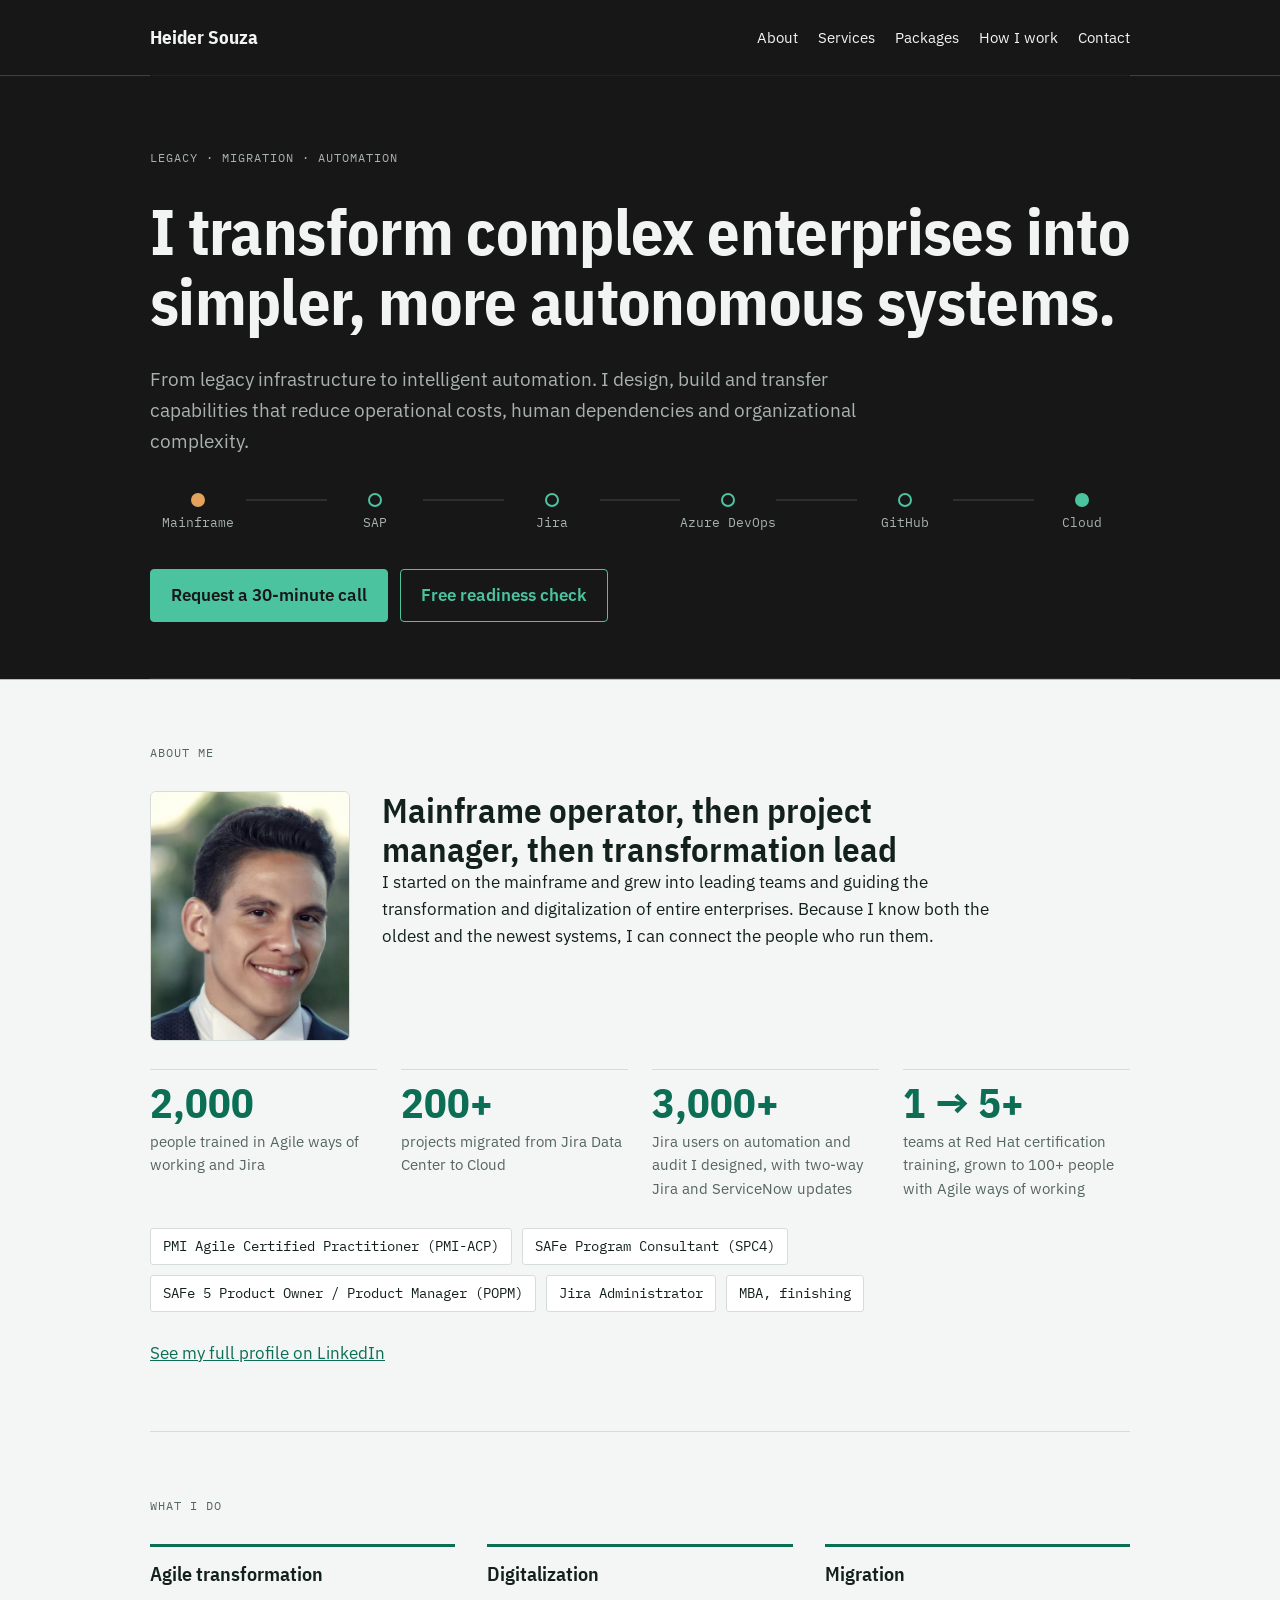
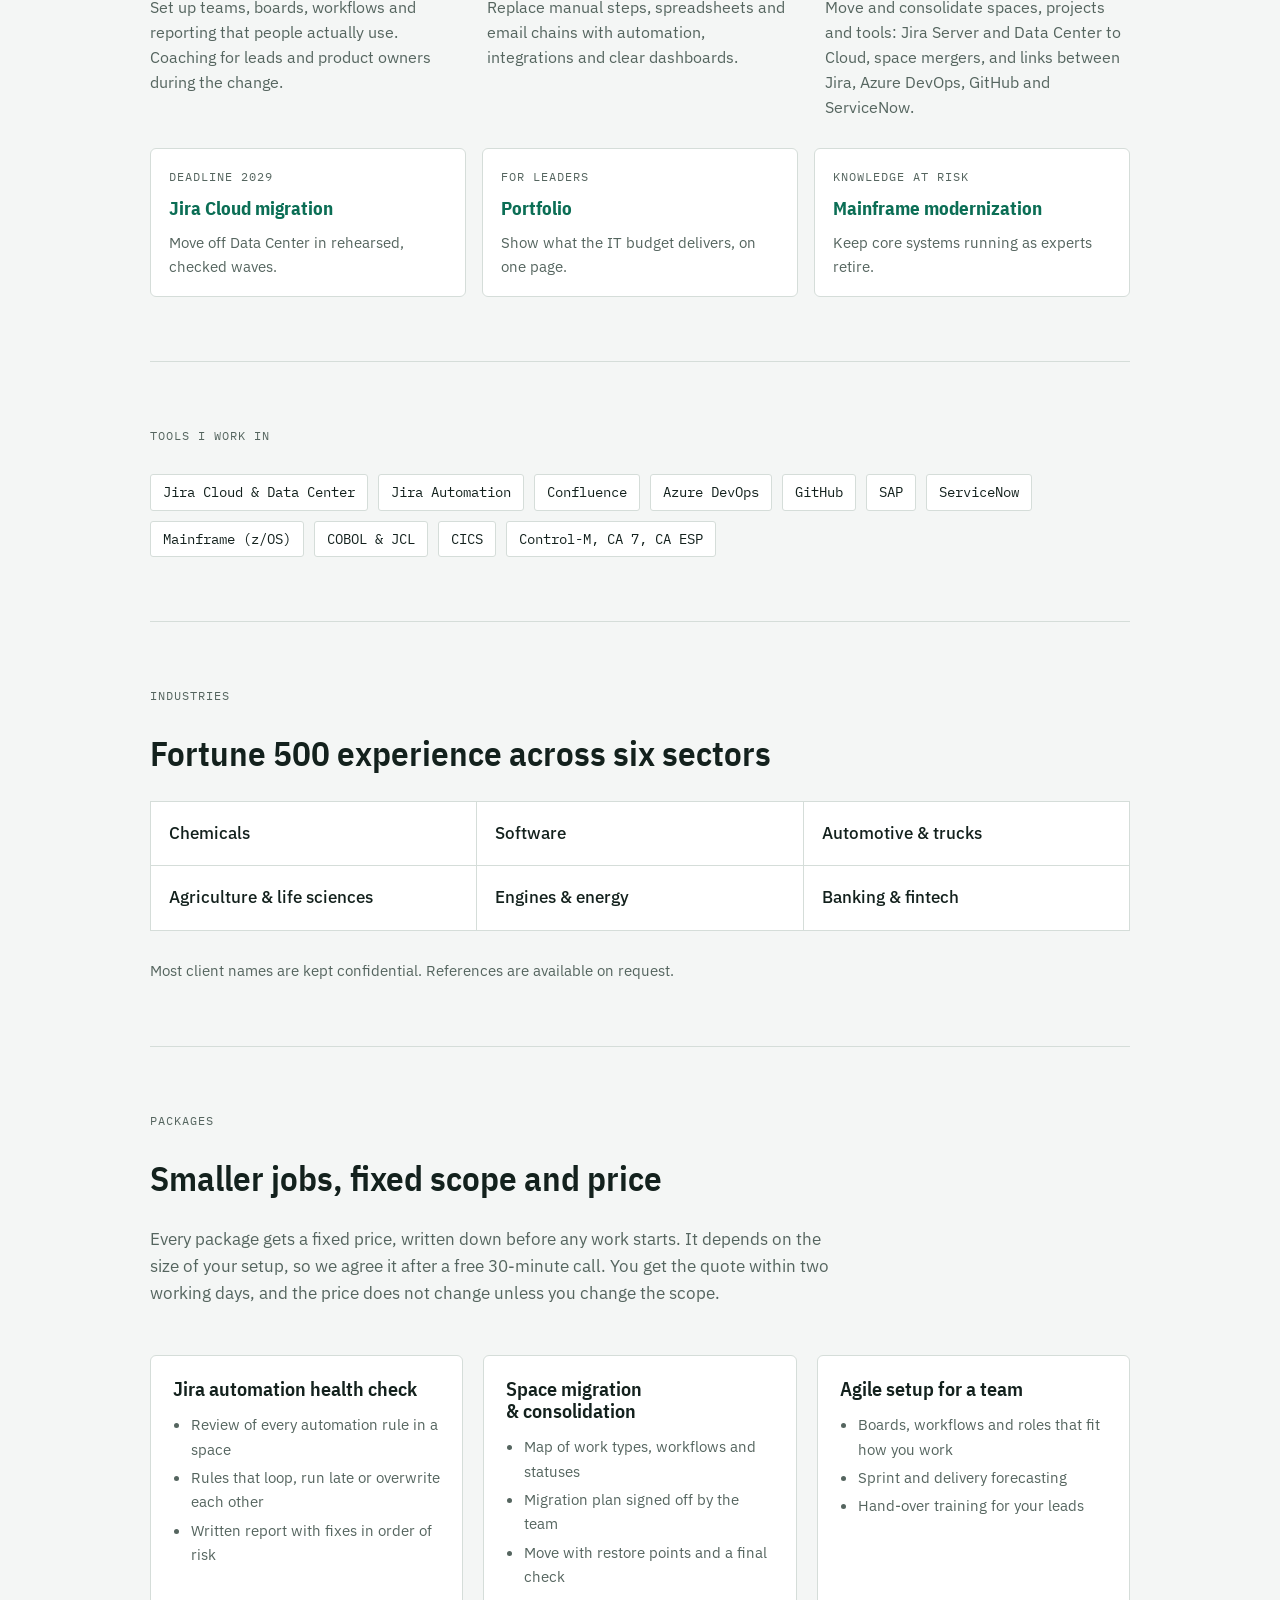
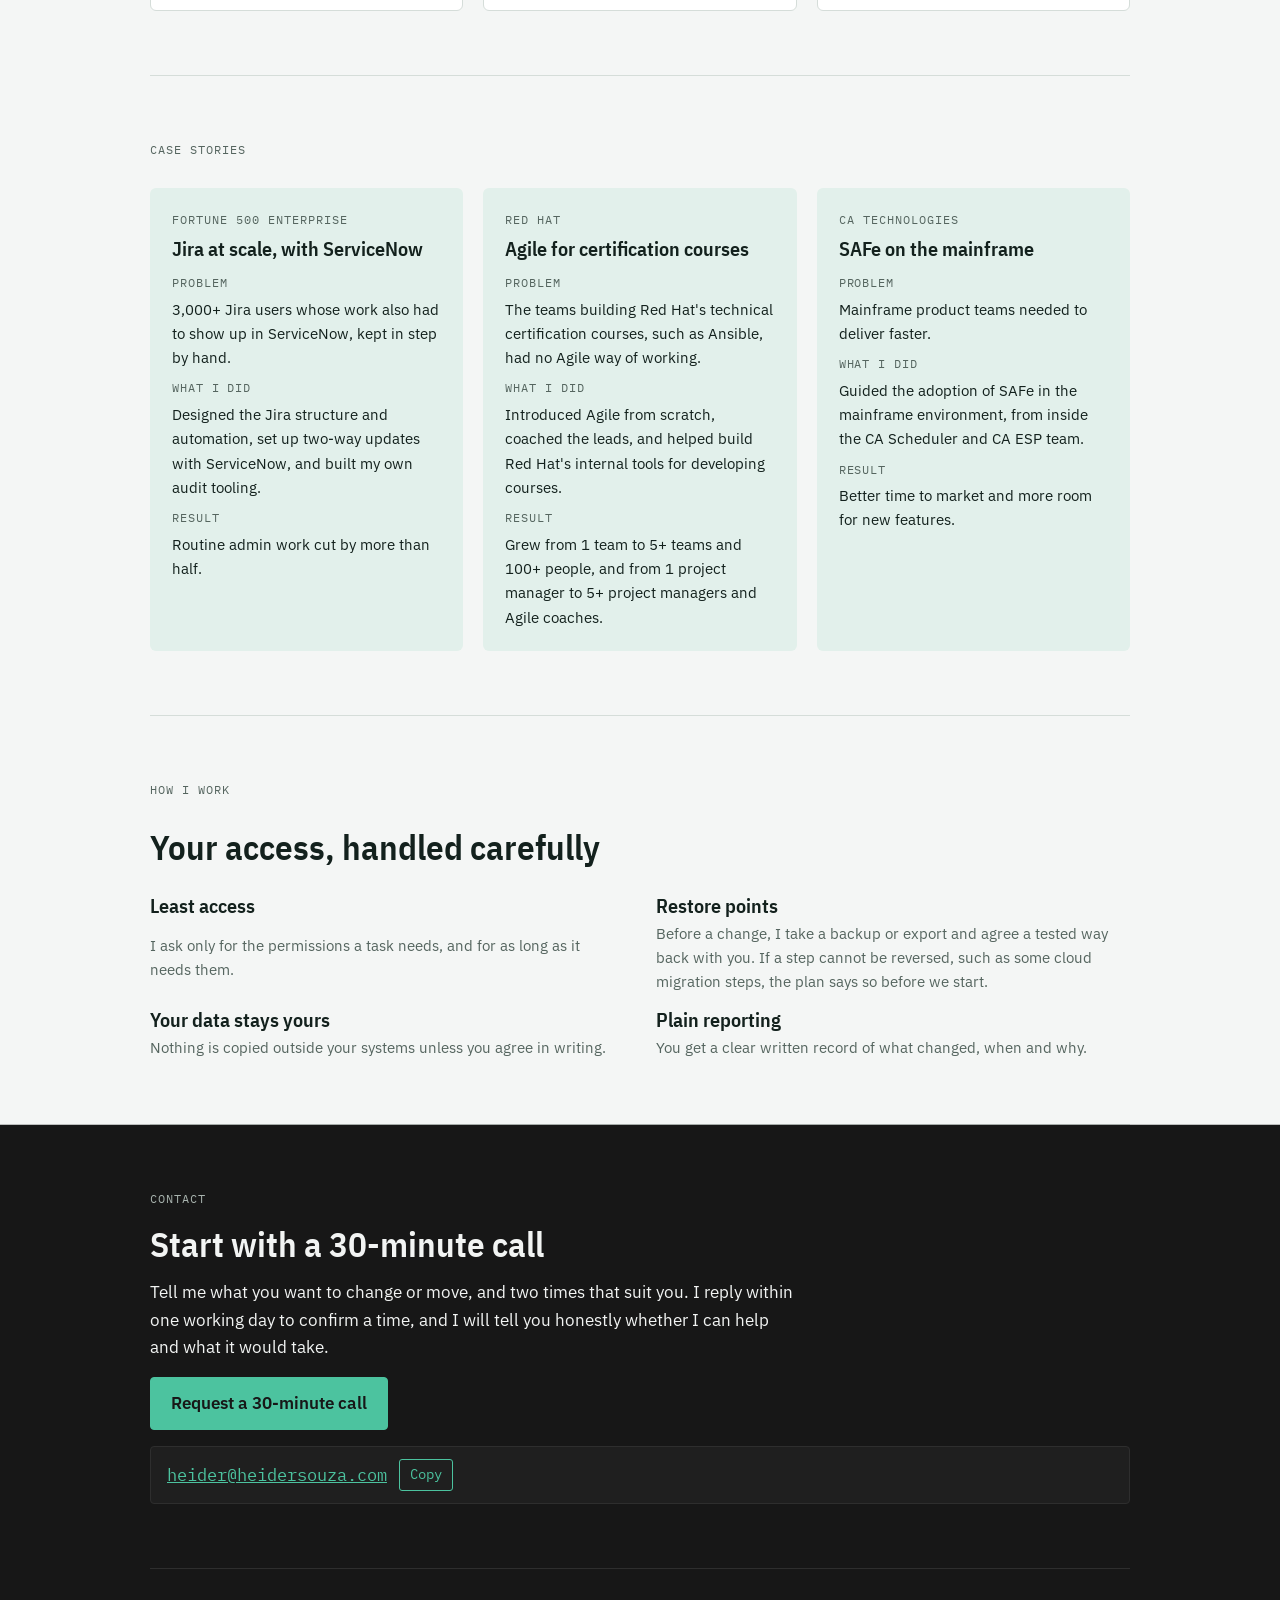
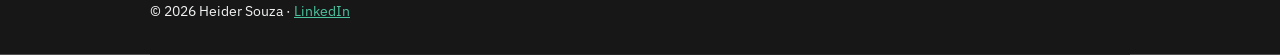
<file: index.html>
<!doctype html>
<html lang="en">
<head>
<meta charset="utf-8">
<meta name="viewport" content="width=device-width, initial-scale=1">
<title>Heider Souza | Simpler, more autonomous enterprises</title>
<meta name="description" content="I transform complex enterprises into simpler, more autonomous systems, from legacy infrastructure to intelligent automation.">
<meta property="og:title" content="Heider Souza | Simpler, more autonomous enterprises">
<meta property="og:description" content="From legacy infrastructure to intelligent automation. 200+ projects moved to the cloud, 2,000 people trained.">
<meta property="og:type" content="website">
<link rel="canonical" href="https://heidersouza.com/">
<meta property="og:url" content="https://heidersouza.com/">
<meta property="og:image" content="https://heidersouza.com/og-image.png">
<meta name="twitter:card" content="summary_large_image">
<script type="application/ld+json">
{"@context":"https://schema.org","@type":"ProfessionalService","name":"Heider Souza","url":"https://heidersouza.com/","email":"heider@heidersouza.com","image":"https://heidersouza.com/heider-souza.jpg",
"description":"Jira Data Center to Cloud migration for large enterprises, with connected ServiceNow, Azure DevOps and mainframe workflows. Also portfolio clarity and mainframe modernization.",
"founder":{"@type":"Person","name":"Heider Souza","jobTitle":"Agile transformation and migration consultant","sameAs":["https://www.linkedin.com/in/heider-souza-65bba239/"],
"hasCredential":["PMI-ACP","SAFe Program Consultant (SPC4)","SAFe 5 POPM","Jira Administrator"]},
"knowsAbout":["Agile transformation","SAFe","Jira","Jira Cloud migration","Azure DevOps","GitHub","SAP","Mainframe","COBOL","JCL","CICS","Control-M","CA 7","CA ESP","ServiceNow integration","Jira Product Discovery","Jira Goals","BigPicture","Structure for Jira","OKR"],
"sameAs":["https://www.linkedin.com/in/heider-souza-65bba239/"]}
</script>
<link rel="icon" href="data:image/svg+xml,%3Csvg xmlns='http://www.w3.org/2000/svg' viewBox='0 0 32 32'%3E%3Crect width='32' height='32' rx='6' fill='%230b6e55'/%3E%3Ctext x='16' y='22' font-family='Arial' font-weight='700' font-size='15' text-anchor='middle' fill='white'%3EHS%3C/text%3E%3C/svg%3E">
<link rel="preconnect" href="https://fonts.googleapis.com">
<link rel="preconnect" href="https://fonts.gstatic.com" crossorigin>
<link rel="stylesheet" href="https://fonts.googleapis.com/css2?family=IBM+Plex+Mono:wght@400;500&family=IBM+Plex+Sans+Condensed:wght@500;600;700&family=IBM+Plex+Sans:wght@400;500;600&display=swap">
<style>
/* Layout: one calm column; a single "migration line" runs from mainframe to cloud as the page's one visual idea. */
:root {
  --bg: #f4f6f5;
  --surface: #ffffff;
  --ink: #13211d;
  --muted: #55655f;
  --line: #d5ddd9;
  --accent: #0b6e55;
  --accent-soft: #e2f0eb;
  --signal: #b8691a;
  --display: "IBM Plex Sans Condensed", "Arial Narrow", system-ui, sans-serif;
  --body: "IBM Plex Sans", system-ui, -apple-system, "Segoe UI", sans-serif;
  --mono: "IBM Plex Mono", ui-monospace, "Cascadia Mono", Consolas, monospace;
}
@media (prefers-color-scheme: dark) {
  :root:not([data-theme="light"]) {
    --bg: #0f1614; --surface: #16201d; --ink: #e6eeeb; --muted: #9db0a9; --line: #2a3833;
    --accent: #4cc39f; --accent-soft: #173029; --signal: #e3a35c; color-scheme: dark;
  }
}
:root[data-theme="dark"] {
  --bg: #0f1614; --surface: #16201d; --ink: #e6eeeb; --muted: #9db0a9; --line: #2a3833;
  --accent: #4cc39f; --accent-soft: #173029; --signal: #e3a35c; color-scheme: dark;
}
* { box-sizing: border-box; }
html { scroll-behavior: smooth; }
body { margin: 0; }
img { max-width: 100%; }
body {
  background: var(--bg); color: var(--ink); font-family: var(--body); font-size: 17px; line-height: 1.6;
  padding-left: max(16px, env(safe-area-inset-left, 0px)); padding-right: max(16px, env(safe-area-inset-right, 0px));
}
.wrap { max-width: 980px; margin: 0 auto; }
h1, h2, h3 { font-family: var(--display); line-height: 1.1; text-wrap: balance; margin: 0; }
h1 { font-size: clamp(2.4rem, 6vw, 4rem); font-weight: 700; letter-spacing: -0.01em; }
h2 { font-size: clamp(1.6rem, 3.4vw, 2.2rem); font-weight: 600; }
h3 { font-size: 1.25rem; font-weight: 600; }
p { margin: 0; max-width: 65ch; }
.label { font-family: var(--mono); font-size: 0.78rem; letter-spacing: 0.08em; text-transform: uppercase; color: var(--muted); }
a { color: var(--accent); }
a:focus-visible, button:focus-visible { outline: 2px solid var(--accent); outline-offset: 3px; }

header.top { display: flex; justify-content: space-between; align-items: center; gap: 16px; padding-block: 22px; border-bottom: 1px solid var(--line); flex-wrap: wrap; }
.brand { font-family: var(--display); font-weight: 700; font-size: 1.2rem; }
nav { display: flex; gap: 20px; flex-wrap: wrap; font-size: 0.95rem; }
nav a { color: var(--ink); text-decoration: none; }
nav a:hover { color: var(--accent); }

section { padding-block: 64px; border-bottom: 1px solid var(--line); display: grid; gap: 28px; }
.hero { padding-block: 72px 56px; }
.hero p.lead { font-size: 1.2rem; color: var(--muted); }
.btns { display: flex; gap: 12px; flex-wrap: wrap; }
.btn { display: inline-block; padding: 12px 20px; border-radius: 4px; font-weight: 600; text-decoration: none; border: 1px solid var(--accent); }
.btn.primary { background: var(--accent); color: var(--bg); }
.btn.ghost { color: var(--accent); }

/* the migration line */
.path { display: flex; align-items: center; gap: 0; overflow-x: auto; padding-block: 8px; }
.stop { display: grid; gap: 6px; justify-items: center; min-width: 96px; text-align: center; }
.dot { width: 14px; height: 14px; border-radius: 50%; border: 2px solid var(--accent); background: var(--bg); }
.stop:first-child .dot { background: var(--signal); border-color: var(--signal); }
.stop:last-child .dot { background: var(--accent); }
.stop span { font-family: var(--mono); font-size: 0.8rem; color: var(--muted); }
.seg { flex: 1; min-width: 28px; height: 2px; background: var(--line); margin-bottom: 26px; }

.areas { display: grid; grid-template-columns: repeat(3, minmax(0, 1fr)); gap: 32px; }
.area { display: grid; gap: 10px; align-content: start; border-top: 3px solid var(--accent); padding-top: 16px; }
.area p { color: var(--muted); font-size: 0.98rem; }

.stack { display: flex; flex-wrap: wrap; gap: 10px; }
.chip { font-family: var(--mono); font-size: 0.88rem; padding: 6px 12px; border: 1px solid var(--line); border-radius: 3px; background: var(--surface); }

.industries { display: grid; grid-template-columns: repeat(3, minmax(0, 1fr)); gap: 1px; background: var(--line); border: 1px solid var(--line); }
.ind { background: var(--surface); padding: 18px; font-weight: 500; }

.packages { display: grid; grid-template-columns: repeat(3, minmax(0, 1fr)); gap: 20px; }
.pkg { background: var(--surface); border: 1px solid var(--line); border-radius: 6px; padding: 22px; display: grid; gap: 12px; align-content: start; }
.pkg ul { margin: 0; padding-left: 18px; color: var(--muted); font-size: 0.95rem; display: grid; gap: 4px; }
.pkg .price { font-family: var(--mono); font-size: 0.85rem; color: var(--signal); }

.cases { display: grid; grid-template-columns: repeat(3, minmax(0, 1fr)); gap: 20px; }
.case { background: var(--accent-soft); border-radius: 6px; padding: 22px; display: grid; gap: 8px; align-content: start; }
.case p { font-size: 0.95rem; }
.case dl { margin: 0; display: grid; gap: 4px; font-size: 0.95rem; }
.case dt { font-family: var(--mono); font-size: 0.72rem; letter-spacing: 0.08em; text-transform: uppercase; color: var(--muted); margin-top: 6px; }
.case dd { margin: 0; }
.pkg-note { color: var(--muted); max-width: 70ch; margin: 0 0 20px; }
.intro { display: grid; grid-template-columns: 200px minmax(0, 1fr); gap: 32px; align-items: start; }
.portrait { width: 200px; height: 250px; object-fit: cover; border-radius: 6px; border: 1px solid var(--line); display: block; }
.stats { display: grid; grid-template-columns: repeat(4, minmax(0, 1fr)); gap: 24px; }
.stats div { display: grid; gap: 6px; align-content: start; border-top: 1px solid var(--line); padding-top: 12px; }
.stats .num { font-family: var(--display); font-size: clamp(1.8rem, 4vw, 2.6rem); font-weight: 700; color: var(--accent); line-height: 1; font-variant-numeric: tabular-nums; }
.stats p { color: var(--muted); font-size: 0.92rem; }

.trust { display: grid; grid-template-columns: repeat(2, minmax(0, 1fr)); gap: 16px 32px; }
.trust div { display: grid; gap: 4px; }
.trust p { color: var(--muted); font-size: 0.95rem; }

.offers { display: grid; grid-template-columns: repeat(3, minmax(0, 1fr)); gap: 16px; }
.offer { display: grid; gap: 6px; align-content: start; padding: 18px; border: 1px solid var(--line); border-radius: 6px; background: var(--surface); color: var(--ink); text-decoration: none; }
.offer:hover { border-color: var(--accent); }
.offer b { font-family: var(--display); font-size: 1.2rem; color: var(--accent); }
.offer span:last-child { color: var(--muted); font-size: 0.95rem; }
.contact { display: grid; gap: 16px; }
.addr { font-family: var(--mono); font-size: 1.05rem; padding: 12px 16px; background: var(--surface); border: 1px solid var(--line); border-radius: 4px; display: inline-flex; gap: 12px; align-items: center; flex-wrap: wrap; user-select: all; }
.addr button { font: inherit; font-size: 0.85rem; border: 1px solid var(--accent); color: var(--accent); background: transparent; border-radius: 3px; padding: 4px 10px; cursor: pointer; user-select: none; }
footer { padding-block: 32px; color: var(--muted); font-size: 0.85rem; }

/* Black band (#171717): header and hero, full width, with the green as main colour and amber as highlight. */
header.top, .hero, .band {
  --bg: #171717; --surface: #1f1f1f; --ink: #f2f4f3; --muted: #a8b3ae; --line: #2e2e2e;
  --accent: #4cc39f; --accent-soft: #1d2a25; --signal: #e3a35c;
  background: #171717; color: var(--ink);
  box-shadow: 0 0 0 100vmax #171717; clip-path: inset(0 -100vmax);
}
header.top { border-bottom-color: transparent; }

@media (max-width: 760px) {
  .areas, .packages, .industries, .trust, .cases, .offers { grid-template-columns: minmax(0, 1fr); }
  .stats { grid-template-columns: repeat(2, minmax(0, 1fr)); }
  .intro { grid-template-columns: minmax(0, 1fr); gap: 20px; }
  .portrait { width: 160px; height: 200px; }
  .industries { grid-template-columns: repeat(2, minmax(0, 1fr)); }
  section { padding-block: 48px; }
}
</style>
</head>
<body>

<div class="wrap">
  <header class="top">
    <div class="brand">Heider Souza</div>
    <nav aria-label="Sections">
      <a href="#about">About</a>
      <a href="#services">Services</a>
      <a href="#packages">Packages</a>
      <a href="#how">How I work</a>
      <a href="#contact">Contact</a>
    </nav>
  </header>

  <section class="hero">
    <span class="label">Legacy · Migration · Automation</span>
    <h1>I transform complex enterprises into simpler, more autonomous systems.</h1>
    <p class="lead">From legacy infrastructure to intelligent automation. I design, build and transfer capabilities that reduce operational costs, human dependencies and organizational complexity.</p>
    <div class="path" aria-label="A typical migration path">
      <div class="stop"><div class="dot"></div><span>Mainframe</span></div><div class="seg"></div>
      <div class="stop"><div class="dot"></div><span>SAP</span></div><div class="seg"></div>
      <div class="stop"><div class="dot"></div><span>Jira</span></div><div class="seg"></div>
      <div class="stop"><div class="dot"></div><span>Azure DevOps</span></div><div class="seg"></div>
      <div class="stop"><div class="dot"></div><span>GitHub</span></div><div class="seg"></div>
      <div class="stop"><div class="dot"></div><span>Cloud</span></div>
    </div>
    <div class="btns">
      <a class="btn primary" href="mailto:heider@heidersouza.com?subject=30-minute%20call&amp;body=Hello%20Heider%2C%0A%0AWhat%20I%20want%20to%20change%20or%20move%3A%0A%0ATwo%20times%20that%20suit%20me%20(with%20time%20zone)%3A%0A1.%0A2.%0A">Request a 30-minute call</a>
      <a class="btn ghost" href="/jira-cloud-migration/#check">Free readiness check</a>
    </div>
  </section>

  <section id="about">
    <span class="label">About me</span>
    <div class="intro">
      <img class="portrait" src="heider-souza.jpg" width="200" height="250" alt="Heider Souza" loading="lazy">
      <div>
        <h2>Mainframe operator, then project manager, then transformation lead</h2>
        <p>I started on the mainframe and grew into leading teams and guiding the transformation and digitalization of entire enterprises. Because I know both the oldest and the newest systems, I can connect the people who run them.</p>
      </div>
    </div>
    <div class="stats">
      <div><span class="num">2,000</span><p>people trained in Agile ways of working and Jira</p></div>
      <div><span class="num">200+</span><p>projects migrated from Jira Data Center to Cloud</p></div>
      <div><span class="num">3,000+</span><p>Jira users on automation and audit I designed, with two-way Jira and ServiceNow updates</p></div>
      <div><span class="num">1 → 5+</span><p>teams at Red Hat certification training, grown to 100+ people with Agile ways of working</p></div>
    </div>
    <div class="stack">
      <span class="chip">PMI Agile Certified Practitioner (PMI-ACP)</span>
      <span class="chip">SAFe Program Consultant (SPC4)</span>
      <span class="chip">SAFe 5 Product Owner / Product Manager (POPM)</span>
      <span class="chip">Jira Administrator</span>
      <span class="chip">MBA, finishing</span>
    </div>
    <a href="https://www.linkedin.com/in/heider-souza-65bba239/" target="_blank" rel="noopener">See my full profile on LinkedIn</a>
  </section>

  <section id="services">
    <span class="label">What I do</span>
    <div class="areas">
      <div class="area">
        <h3>Agile transformation</h3>
        <p>Set up teams, boards, workflows and reporting that people actually use. Coaching for leads and product owners during the change.</p>
      </div>
      <div class="area">
        <h3>Digitalization</h3>
        <p>Replace manual steps, spreadsheets and email chains with automation, integrations and clear dashboards.</p>
      </div>
      <div class="area">
        <h3>Migration</h3>
        <p>Move and consolidate spaces, projects and tools: Jira Server and Data Center to Cloud, space mergers, and links between Jira, Azure DevOps, GitHub and ServiceNow.</p>
      </div>
    </div>
    <div class="offers">
      <a class="offer" href="/jira-cloud-migration/"><span class="label">Deadline 2029</span><b>Jira Cloud migration</b><span>Move off Data Center in rehearsed, checked waves.</span></a>
      <a class="offer" href="/portfolio/"><span class="label">For leaders</span><b>Portfolio</b><span>Show what the IT budget delivers, on one page.</span></a>
      <a class="offer" href="/mainframe-modernization/"><span class="label">Knowledge at risk</span><b>Mainframe modernization</b><span>Keep core systems running as experts retire.</span></a>
    </div>
  </section>

  <section>
    <span class="label">Tools I work in</span>
    <div class="stack">
      <span class="chip">Jira Cloud &amp; Data Center</span>
      <span class="chip">Jira Automation</span>
      <span class="chip">Confluence</span>
      <span class="chip">Azure DevOps</span>
      <span class="chip">GitHub</span>
      <span class="chip">SAP</span>
      <span class="chip">ServiceNow</span>
      <span class="chip">Mainframe (z/OS)</span>
      <span class="chip">COBOL &amp; JCL</span>
      <span class="chip">CICS</span>
      <span class="chip">Control-M, CA 7, CA ESP</span>
    </div>
  </section>

  <section>
    <span class="label">Industries</span>
    <h2>Fortune 500 experience across six sectors</h2>
    <div class="industries">
      <div class="ind">Chemicals</div>
      <div class="ind">Software</div>
      <div class="ind">Automotive &amp; trucks</div>
      <div class="ind">Agriculture &amp; life sciences</div>
      <div class="ind">Engines &amp; energy</div>
      <div class="ind">Banking &amp; fintech</div>
    </div>
    <p style="color:var(--muted);font-size:0.92rem">Most client names are kept confidential. References are available on request.</p>
  </section>

  <section id="packages">
    <span class="label">Packages</span>
    <h2>Smaller jobs, fixed scope and price</h2>
    <p class="pkg-note">Every package gets a fixed price, written down before any work starts. It depends on the size of your setup, so we agree it after a free 30-minute call. You get the quote within two working days, and the price does not change unless you change the scope.</p>
    <div class="packages">
      <div class="pkg">
        <h3>Jira automation health check</h3>
        <ul>
          <li>Review of every automation rule in a space</li>
          <li>Rules that loop, run late or overwrite each other</li>
          <li>Written report with fixes in order of risk</li>
        </ul>
      </div>
      <div class="pkg">
        <h3>Space migration &amp; consolidation</h3>
        <ul>
          <li>Map of work types, workflows and statuses</li>
          <li>Migration plan signed off by the team</li>
          <li>Move with restore points and a final check</li>
        </ul>
      </div>
      <div class="pkg">
        <h3>Agile setup for a team</h3>
        <ul>
          <li>Boards, workflows and roles that fit how you work</li>
          <li>Sprint and delivery forecasting</li>
          <li>Hand-over training for your leads</li>
        </ul>
      </div>
    </div>
  </section>

  <section>
    <span class="label">Case stories</span>
    <div class="cases">
      <div class="case">
        <span class="label">Fortune 500 enterprise</span>
        <h3>Jira at scale, with ServiceNow</h3>
        <dl>
          <dt>Problem</dt><dd>3,000+ Jira users whose work also had to show up in ServiceNow, kept in step by hand.</dd>
          <dt>What I did</dt><dd>Designed the Jira structure and automation, set up two-way updates with ServiceNow, and built my own audit tooling.</dd>
          <dt>Result</dt><dd>Routine admin work cut by more than half.</dd>
        </dl>
      </div>
      <div class="case">
        <span class="label">Red Hat</span>
        <h3>Agile for certification courses</h3>
        <dl>
          <dt>Problem</dt><dd>The teams building Red Hat's technical certification courses, such as Ansible, had no Agile way of working.</dd>
          <dt>What I did</dt><dd>Introduced Agile from scratch, coached the leads, and helped build Red Hat's internal tools for developing courses.</dd>
          <dt>Result</dt><dd>Grew from 1 team to 5+ teams and 100+ people, and from 1 project manager to 5+ project managers and Agile coaches.</dd>
        </dl>
      </div>
      <div class="case">
        <span class="label">CA Technologies</span>
        <h3>SAFe on the mainframe</h3>
        <dl>
          <dt>Problem</dt><dd>Mainframe product teams needed to deliver faster.</dd>
          <dt>What I did</dt><dd>Guided the adoption of SAFe in the mainframe environment, from inside the CA Scheduler and CA ESP team.</dd>
          <dt>Result</dt><dd>Better time to market and more room for new features.</dd>
        </dl>
      </div>
    </div>
  </section>

  <section id="how">
    <span class="label">How I work</span>
    <h2>Your access, handled carefully</h2>
    <div class="trust">
      <div><h3>Least access</h3><p>I ask only for the permissions a task needs, and for as long as it needs them.</p></div>
      <div><h3>Restore points</h3><p>Before a change, I take a backup or export and agree a tested way back with you. If a step cannot be reversed, such as some cloud migration steps, the plan says so before we start.</p></div>
      <div><h3>Your data stays yours</h3><p>Nothing is copied outside your systems unless you agree in writing.</p></div>
      <div><h3>Plain reporting</h3><p>You get a clear written record of what changed, when and why.</p></div>
    </div>
  </section>

  <section id="contact" class="contact band">
    <span class="label">Contact</span>
    <h2>Start with a 30-minute call</h2>
    <p>Tell me what you want to change or move, and two times that suit you. I reply within one working day to confirm a time, and I will tell you honestly whether I can help and what it would take.</p>
    <p><a class="btn primary" href="mailto:heider@heidersouza.com?subject=30-minute%20call&amp;body=Hello%20Heider%2C%0A%0AWhat%20I%20want%20to%20change%20or%20move%3A%0A%0ATwo%20times%20that%20suit%20me%20(with%20time%20zone)%3A%0A1.%0A2.%0A">Request a 30-minute call</a></p>
    <div class="addr"><a id="mail" href="mailto:heider@heidersouza.com">heider@heidersouza.com</a><button id="copy" type="button">Copy</button></div>
  </section>

  <footer class="band">© 2026 Heider Souza · <a href="https://www.linkedin.com/in/heider-souza-65bba239/" target="_blank" rel="noopener">LinkedIn</a></footer>
</div>

<script>
document.getElementById('copy').addEventListener('click', function () {
  var t = document.getElementById('mail').textContent, b = this;
  try {
    navigator.clipboard.writeText(t).then(function () { b.textContent = 'Copied'; }, function () { b.textContent = 'Select and copy'; });
  } catch (e) { b.textContent = 'Select and copy'; }
});
</script>
</body>
</html>
</file>
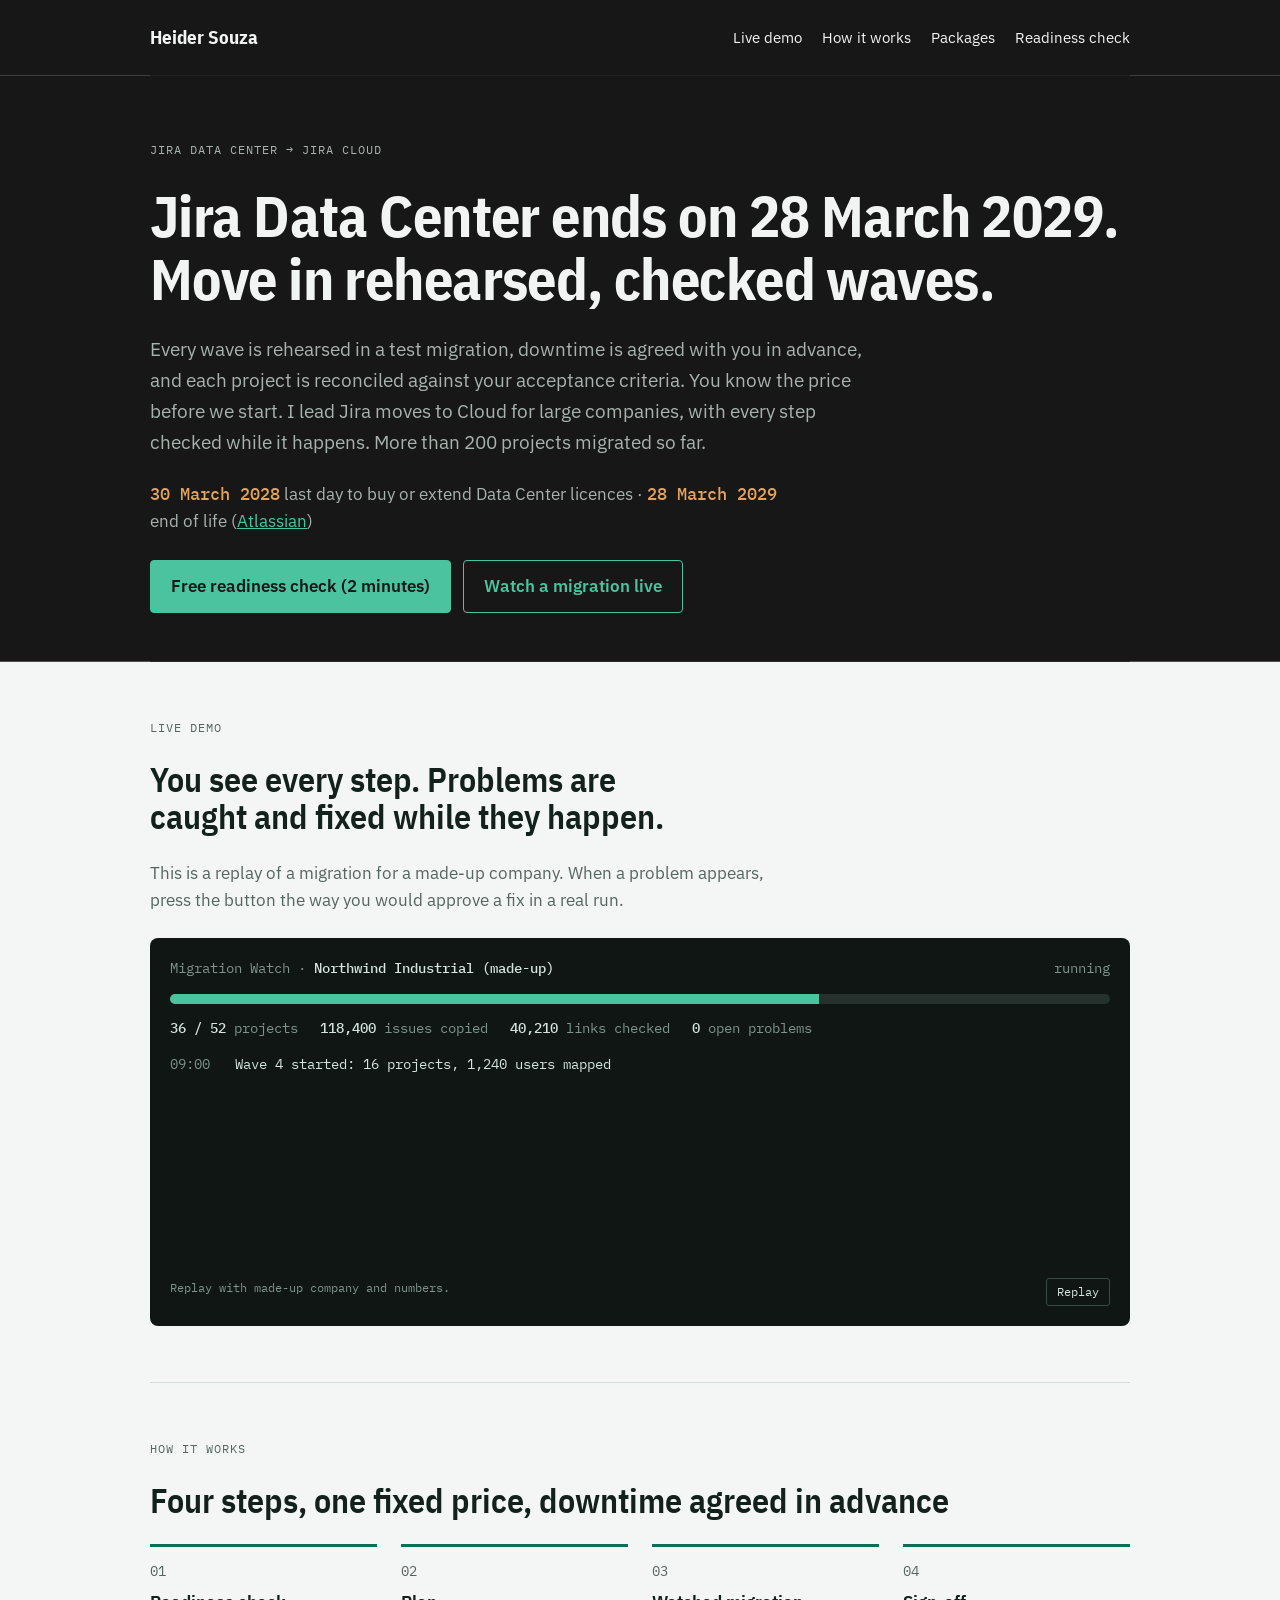
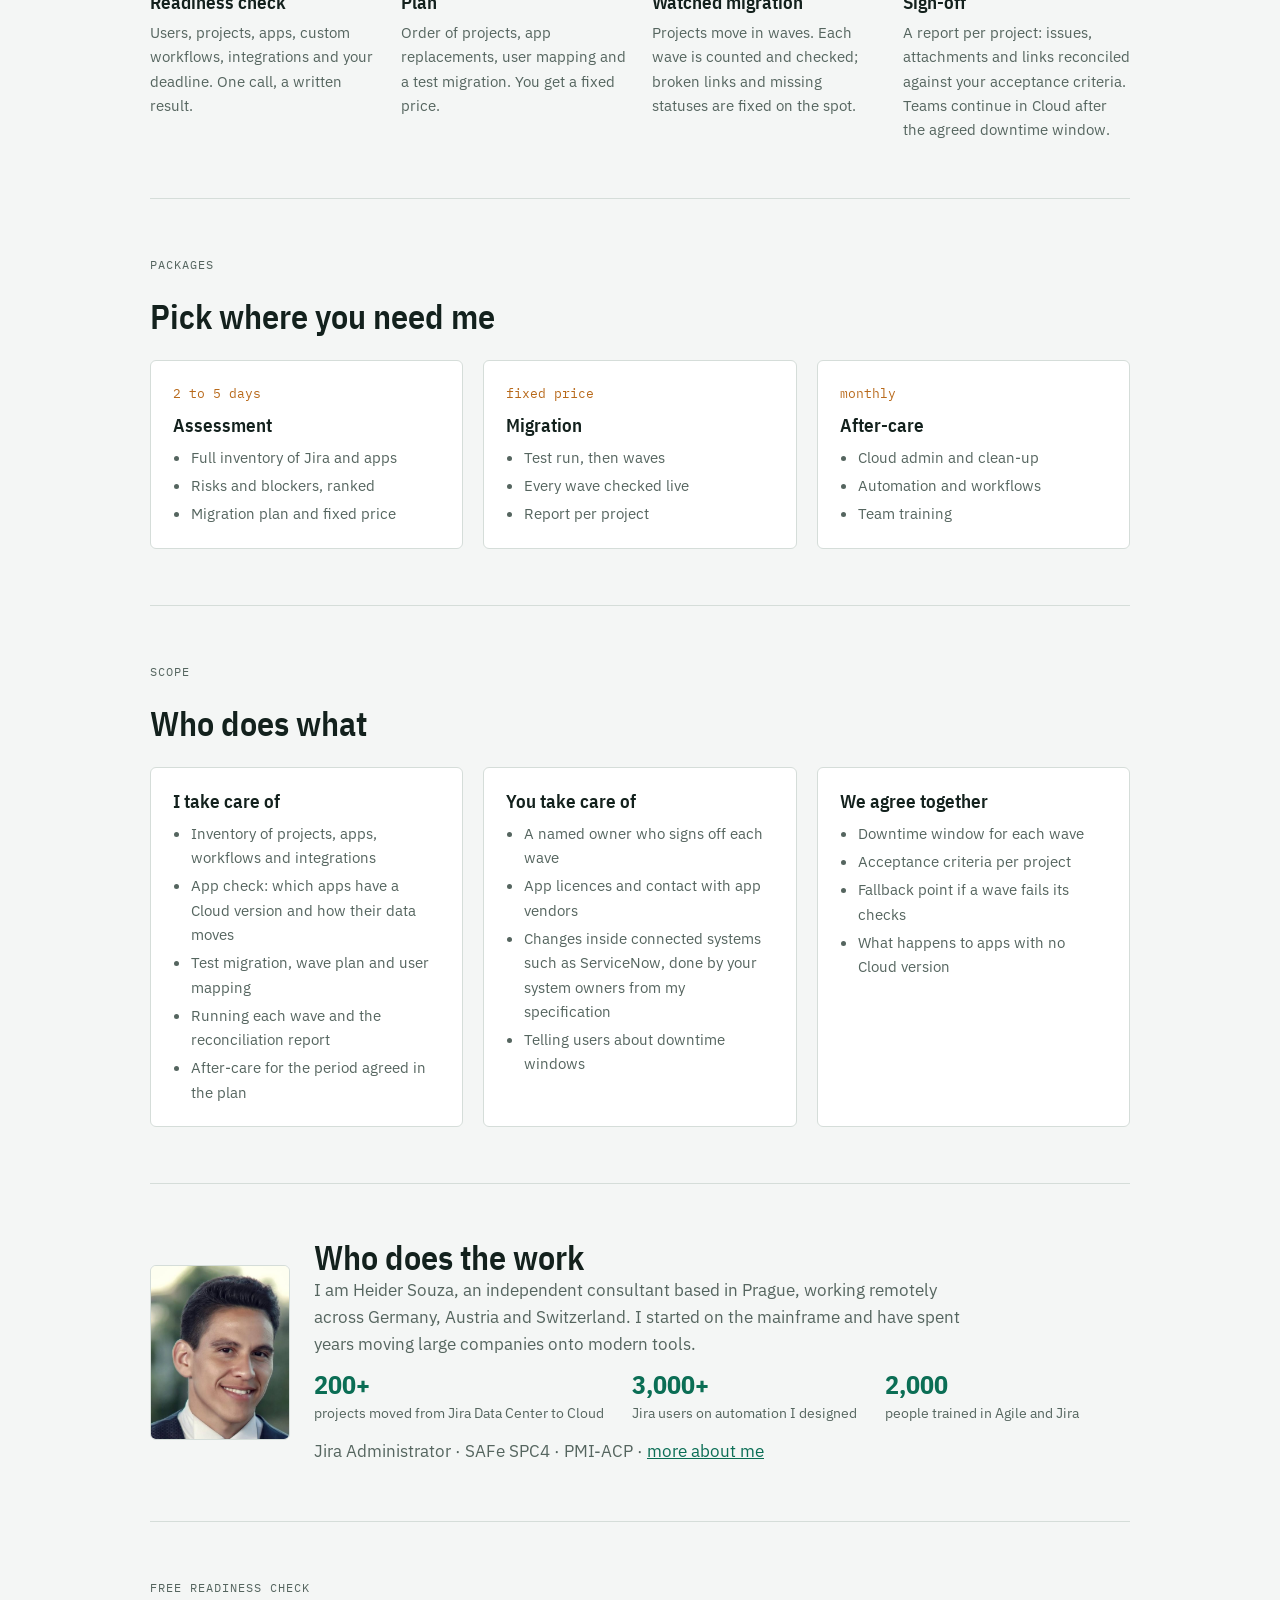
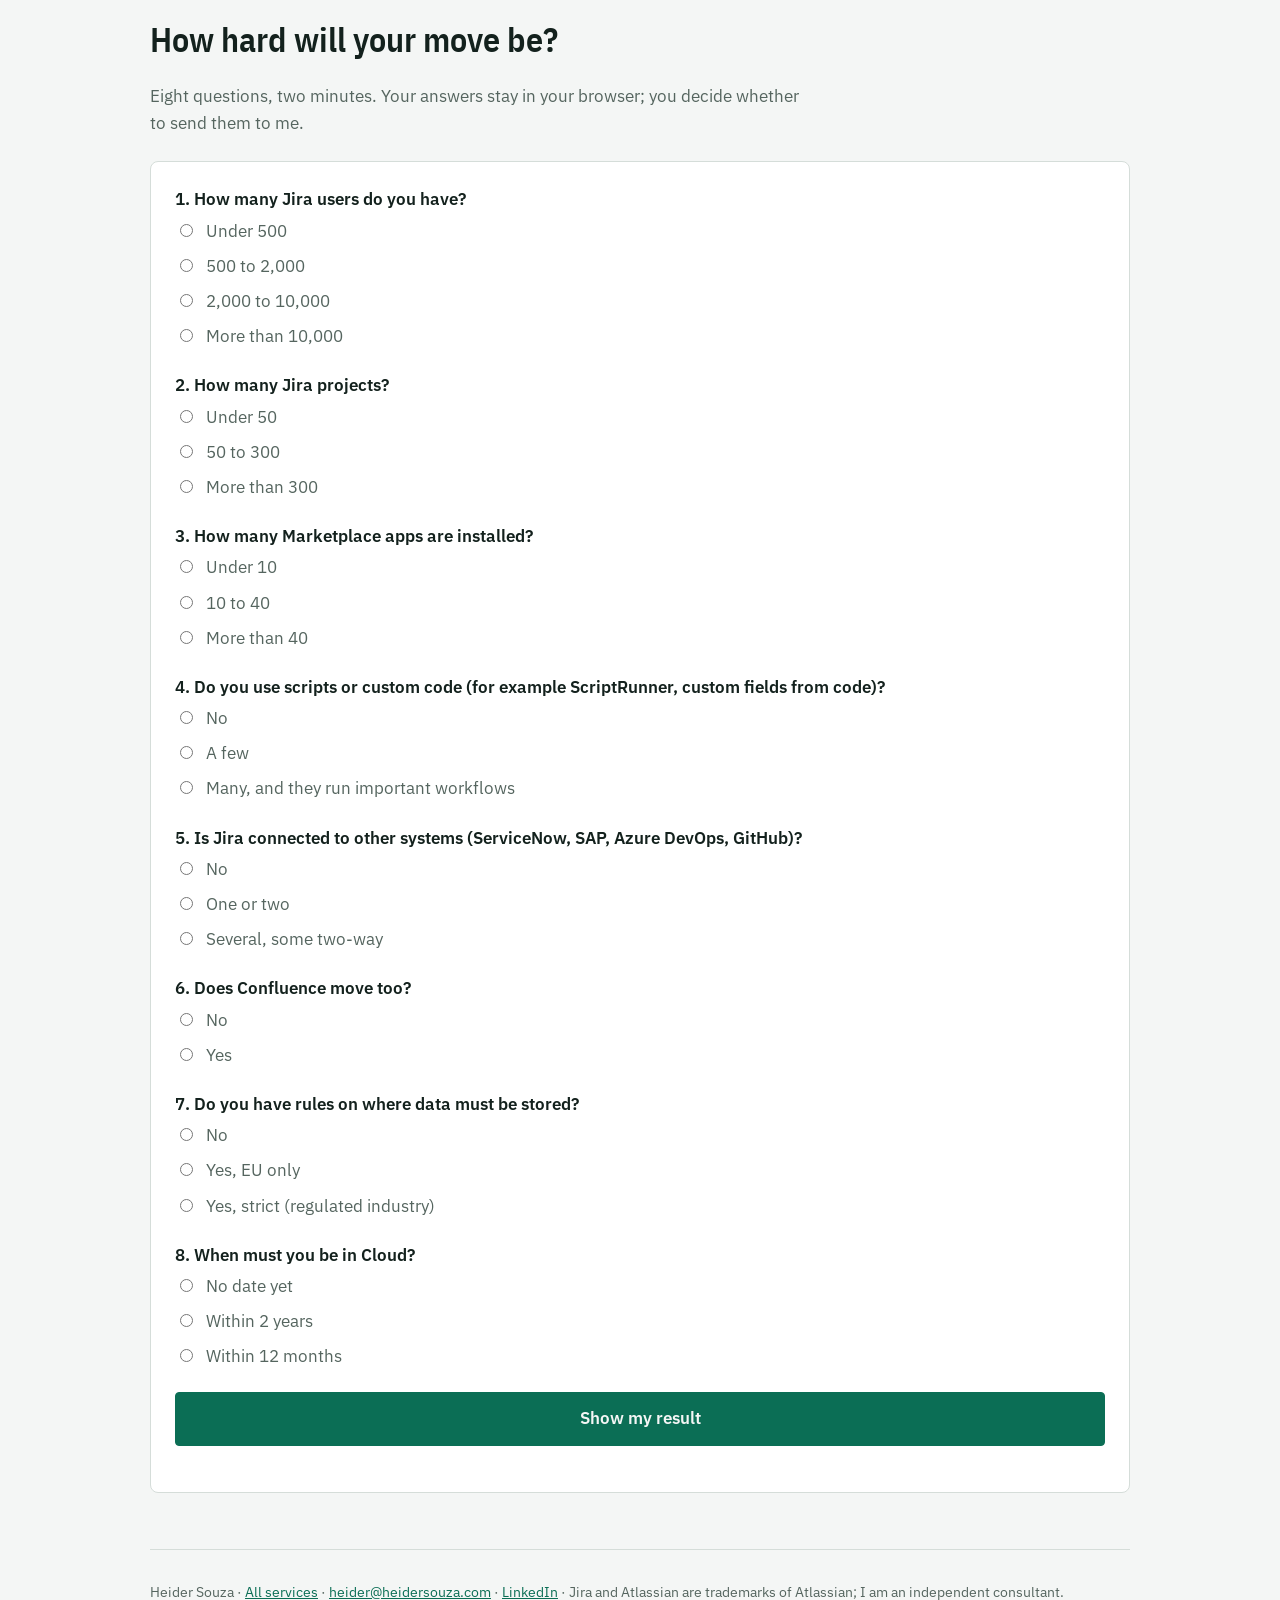
<file: jira-cloud-migration/index.html>
<!doctype html>
<html lang="en">
<head>
<meta charset="utf-8">
<meta name="viewport" content="width=device-width, initial-scale=1">
<title>Jira Cloud migration | Heider Souza</title>
<meta name="description" content="Jira Data Center ends on 28 March 2029. Move to Cloud in rehearsed waves with agreed downtime. 200+ projects migrated. Free readiness check.">
<link rel="canonical" href="https://heidersouza.com/jira-cloud-migration/">
<meta property="og:title" content="Jira Data Center ends 28 March 2029. Move in rehearsed, checked waves.">
<meta property="og:description" content="Fixed-price Jira Data Center to Cloud migrations, watched live, step by step. Free 2-minute readiness check.">
<meta property="og:type" content="website">
<meta property="og:url" content="https://heidersouza.com/jira-cloud-migration/">
<meta property="og:image" content="https://heidersouza.com/og-image.png">
<meta name="twitter:card" content="summary_large_image">
<script type="application/ld+json">
{"@context":"https://schema.org","@type":"Service","name":"Jira Data Center to Cloud migration","serviceType":"Jira Cloud migration",
"provider":{"@type":"Person","name":"Heider Souza","url":"https://heidersouza.com/","sameAs":["https://www.linkedin.com/in/heider-souza-65bba239/"]},
"areaServed":["DE","AT","CH","EU"],"url":"https://heidersouza.com/jira-cloud-migration/"}
</script>
<link rel="icon" href="data:image/svg+xml,%3Csvg xmlns='http://www.w3.org/2000/svg' viewBox='0 0 32 32'%3E%3Crect width='32' height='32' rx='6' fill='%230b6e55'/%3E%3Ctext x='16' y='22' font-family='Arial' font-weight='700' font-size='15' text-anchor='middle' fill='white'%3EHS%3C/text%3E%3C/svg%3E">
<link rel="preconnect" href="https://fonts.googleapis.com">
<link rel="preconnect" href="https://fonts.gstatic.com" crossorigin>
<link rel="stylesheet" href="https://fonts.googleapis.com/css2?family=IBM+Plex+Mono:wght@400;500&family=IBM+Plex+Sans+Condensed:wght@500;600;700&family=IBM+Plex+Sans:wght@400;500;600&display=swap">
<link rel="stylesheet" href="/assets/offer.css">
</head>
<body>
<div class="wrap">
  <header class="top">
    <a class="brand" href="/">Heider Souza</a>
    <nav aria-label="Sections">
      <a href="#demo">Live demo</a>
      <a href="#how">How it works</a>
      <a href="#packages">Packages</a>
      <a href="#check">Readiness check</a>
    </nav>
  </header>

  <section class="hero">
    <span class="label">Jira Data Center → Jira Cloud</span>
    <h1>Jira Data Center ends on 28&nbsp;March&nbsp;2029. Move in rehearsed, checked waves.</h1>
    <p class="lead">Every wave is rehearsed in a test migration, downtime is agreed with you in advance, and each project is reconciled against your acceptance criteria. You know the price before we start. I lead Jira moves to Cloud for large companies, with every step checked while it happens. More than 200 projects migrated so far.</p>
    <p class="muted"><span class="deadline">30 March 2028</span> last day to buy or extend Data Center licences · <span class="deadline">28 March 2029</span> end of life (<a href="https://www.atlassian.com/licensing/data-center-end-of-life" target="_blank" rel="noopener">Atlassian</a>)</p>
    <div class="btns">
      <a class="btn primary" href="#check">Free readiness check (2 minutes)</a>
      <a class="btn" href="#demo">Watch a migration live</a>
    </div>
  </section>

  <section id="demo">
    <span class="label">Live demo</span>
    <h2>You see every step. Problems are caught and fixed while they happen.</h2>
    <p class="muted">This is a replay of a migration for a made-up company. When a problem appears, press the button the way you would approve a fix in a real run.</p>
    <div class="watch" id="watch-jira" aria-label="Migration Watch demo"></div>
  </section>

  <section id="how">
    <span class="label">How it works</span>
    <h2>Four steps, one fixed price, downtime agreed in advance</h2>
    <ol class="steps">
      <li><h3>Readiness check</h3><p>Users, projects, apps, custom workflows, integrations and your deadline. One call, a written result.</p></li>
      <li><h3>Plan</h3><p>Order of projects, app replacements, user mapping and a test migration. You get a fixed price.</p></li>
      <li><h3>Watched migration</h3><p>Projects move in waves. Each wave is counted and checked; broken links and missing statuses are fixed on the spot.</p></li>
      <li><h3>Sign-off</h3><p>A report per project: issues, attachments and links reconciled against your acceptance criteria. Teams continue in Cloud after the agreed downtime window.</p></li>
    </ol>
  </section>

  <section id="packages">
    <span class="label">Packages</span>
    <h2>Pick where you need me</h2>
    <div class="packages">
      <div class="pkg"><span class="tag">2 to 5 days</span><h3>Assessment</h3><ul><li>Full inventory of Jira and apps</li><li>Risks and blockers, ranked</li><li>Migration plan and fixed price</li></ul></div>
      <div class="pkg"><span class="tag">fixed price</span><h3>Migration</h3><ul><li>Test run, then waves</li><li>Every wave checked live</li><li>Report per project</li></ul></div>
      <div class="pkg"><span class="tag">monthly</span><h3>After-care</h3><ul><li>Cloud admin and clean-up</li><li>Automation and workflows</li><li>Team training</li></ul></div>
    </div>
  </section>

  <section id="scope">
    <span class="label">Scope</span>
    <h2>Who does what</h2>
    <div class="packages">
      <div class="pkg"><h3>I take care of</h3><ul><li>Inventory of projects, apps, workflows and integrations</li><li>App check: which apps have a Cloud version and how their data moves</li><li>Test migration, wave plan and user mapping</li><li>Running each wave and the reconciliation report</li><li>After-care for the period agreed in the plan</li></ul></div>
      <div class="pkg"><h3>You take care of</h3><ul><li>A named owner who signs off each wave</li><li>App licences and contact with app vendors</li><li>Changes inside connected systems such as ServiceNow, done by your system owners from my specification</li><li>Telling users about downtime windows</li></ul></div>
      <div class="pkg"><h3>We agree together</h3><ul><li>Downtime window for each wave</li><li>Acceptance criteria per project</li><li>Fallback point if a wave fails its checks</li><li>What happens to apps with no Cloud version</li></ul></div>
    </div>
  </section>

  <section class="proof">
    <img src="/heider-souza.jpg" width="140" height="175" alt="Heider Souza" loading="lazy">
    <div>
      <h2>Who does the work</h2>
      <p class="muted">I am Heider Souza, an independent consultant based in Prague, working remotely across Germany, Austria and Switzerland. I started on the mainframe and have spent years moving large companies onto modern tools.</p>
      <ul class="facts">
        <li><b>200+</b><span>projects moved from Jira Data Center to Cloud</span></li>
        <li><b>3,000+</b><span>Jira users on automation I designed</span></li>
        <li><b>2,000</b><span>people trained in Agile and Jira</span></li>
      </ul>
      <p class="muted" style="margin-top:12px">Jira Administrator · SAFe SPC4 · PMI-ACP · <a href="/">more about me</a></p>
    </div>
  </section>

  <section id="check">
    <span class="label">Free readiness check</span>
    <h2>How hard will your move be?</h2>
    <p class="muted">Eight questions, two minutes. Your answers stay in your browser; you decide whether to send them to me.</p>
    <form class="check" id="check-jira"></form>
  </section>

  <footer>Heider Souza · <a href="/">All services</a> · <a href="mailto:heider@heidersouza.com">heider@heidersouza.com</a> · <a href="https://www.linkedin.com/in/heider-souza-65bba239/" target="_blank" rel="noopener">LinkedIn</a> · Jira and Atlassian are trademarks of Atlassian; I am an independent consultant.</footer>
</div>

<script type="application/json" data-watch-for="watch-jira">
{"company":"Northwind Industrial (made-up)","note":"Replay with made-up company and numbers.",
 "totals":{"projects":52},
 "counters":[{"key":"projects","label":"projects"},{"key":"issues","label":"issues copied"},{"key":"links","label":"links checked"},{"key":"open","label":"open problems"}],
 "start":{"projects":36,"issues":118400,"links":40210,"open":0},
 "stepMs":1100,"autoFixMs":9000,
 "events":[
  {"at":"09:00","text":"Wave 4 started: 16 projects, 1,240 users mapped"},
  {"at":"09:02","text":"PRJ-FIN  12,480 issues copied","set":{"projects":37,"issues":130880}},
  {"at":"09:03","text":"PRJ-FIN  attachments 31.2 GB verified","set":{"issues":130880}},
  {"at":"09:05","text":"Link check  PRJ-FIN → PRJ-OPS  3 links point to a project not moved yet","kind":"error","set":{"open":1},
   "fix":{"label":"Apply fix","hint":"re-link after PRJ-OPS moves","then":[
     {"at":"09:05","text":"Fix queued: 3 links re-checked after PRJ-OPS","kind":"ok","set":{"open":0}}]}},
  {"at":"09:07","text":"PRJ-OPS  8,915 issues copied","set":{"projects":38,"issues":139795,"links":44120}},
  {"at":"09:08","text":"Re-check  3 links PRJ-FIN → PRJ-OPS  OK","kind":"ok","set":{"links":44123}},
  {"at":"09:10","text":"Workflow \"Approval\"  status \"On hold\" missing in Cloud  214 issues affected","kind":"error","set":{"open":1},
   "fix":{"label":"Apply fix","hint":"map \"On hold\" to the Cloud workflow","then":[
     {"at":"09:10","text":"Status \"On hold\" mapped  214 issues re-checked  0 errors","kind":"ok","set":{"open":0}}]}},
  {"at":"09:13","text":"PRJ-HR  4,302 issues copied","set":{"projects":39,"issues":144097,"links":46980}},
  {"at":"09:15","text":"Automation rules  27 of 27 recreated and tested","kind":"ok"},
  {"at":"09:18","text":"Waves 4 to 6 finished","set":{"projects":52,"issues":184260,"links":61904}},
  {"at":"09:19","text":"Final check  52 projects  184,260 issues  61,904 links  0 missing","kind":"ok"}
 ]}
</script>

<script type="application/json" data-check-for="check-jira">
{"button":"Show my result",
 "questions":[
  {"q":"How many Jira users do you have?","options":[{"label":"Under 500","points":0},{"label":"500 to 2,000","points":1},{"label":"2,000 to 10,000","points":2},{"label":"More than 10,000","points":3,"flag":"Large user base: plan user mapping and licences early."}]},
  {"q":"How many Jira projects?","options":[{"label":"Under 50","points":0},{"label":"50 to 300","points":1},{"label":"More than 300","points":2,"flag":"Many projects: move in waves, with a pilot first."}]},
  {"q":"How many Marketplace apps are installed?","options":[{"label":"Under 10","points":0},{"label":"10 to 40","points":1},{"label":"More than 40","points":3,"flag":"Many apps: some have no Cloud version or move their data differently."}]},
  {"q":"Do you use scripts or custom code (for example ScriptRunner, custom fields from code)?","options":[{"label":"No","points":0},{"label":"A few","points":1},{"label":"Many, and they run important workflows","points":3,"flag":"Scripts: each one needs a Cloud replacement and a test."}]},
  {"q":"Is Jira connected to other systems (ServiceNow, SAP, Azure DevOps, GitHub)?","options":[{"label":"No","points":0},{"label":"One or two","points":1},{"label":"Several, some two-way","points":2,"flag":"Integrations: two-way links must be rebuilt and tested before cut-over."}]},
  {"q":"Does Confluence move too?","options":[{"label":"No","points":0},{"label":"Yes","points":1,"flag":"Confluence too: Jira–Confluence links must survive the move."}]},
  {"q":"Do you have rules on where data must be stored?","options":[{"label":"No","points":0},{"label":"Yes, EU only","points":1},{"label":"Yes, strict (regulated industry)","points":2,"flag":"Data rules: check Cloud data residency and approvals early."}]},
  {"q":"When must you be in Cloud?","options":[{"label":"No date yet","points":0},{"label":"Within 2 years","points":1},{"label":"Within 12 months","points":2,"flag":"Tight deadline: start the assessment now; partners will be booked up before 2029."}]}
 ],
 "bands":[
  {"min":0,"title":"Straightforward move","text":"Your setup looks simple. A short assessment and a single migration window will likely do."},
  {"min":6,"title":"Plan it carefully","text":"A normal enterprise move. The risks are known and manageable with a test run and migration in waves."},
  {"min":12,"title":"Complex move: start early","text":"Several hard parts come together. Start with an assessment soon so the deadline does not decide for you."}
 ],
 "mailTo":"heider@heidersouza.com","mailSubject":"Jira Cloud readiness check","mailButton":"Send my result to Heider",
 "mailIntro":"Hello Heider, here is my Jira Cloud readiness check. I would like a free 30-minute call.",
 "after":"Want a second opinion? Send me your result and I will reply within one working day with a time for a free 30-minute call."}
</script>
<script src="/assets/watch.js" defer></script>
<script src="/assets/check.js" defer></script>
</body>
</html>
</file>
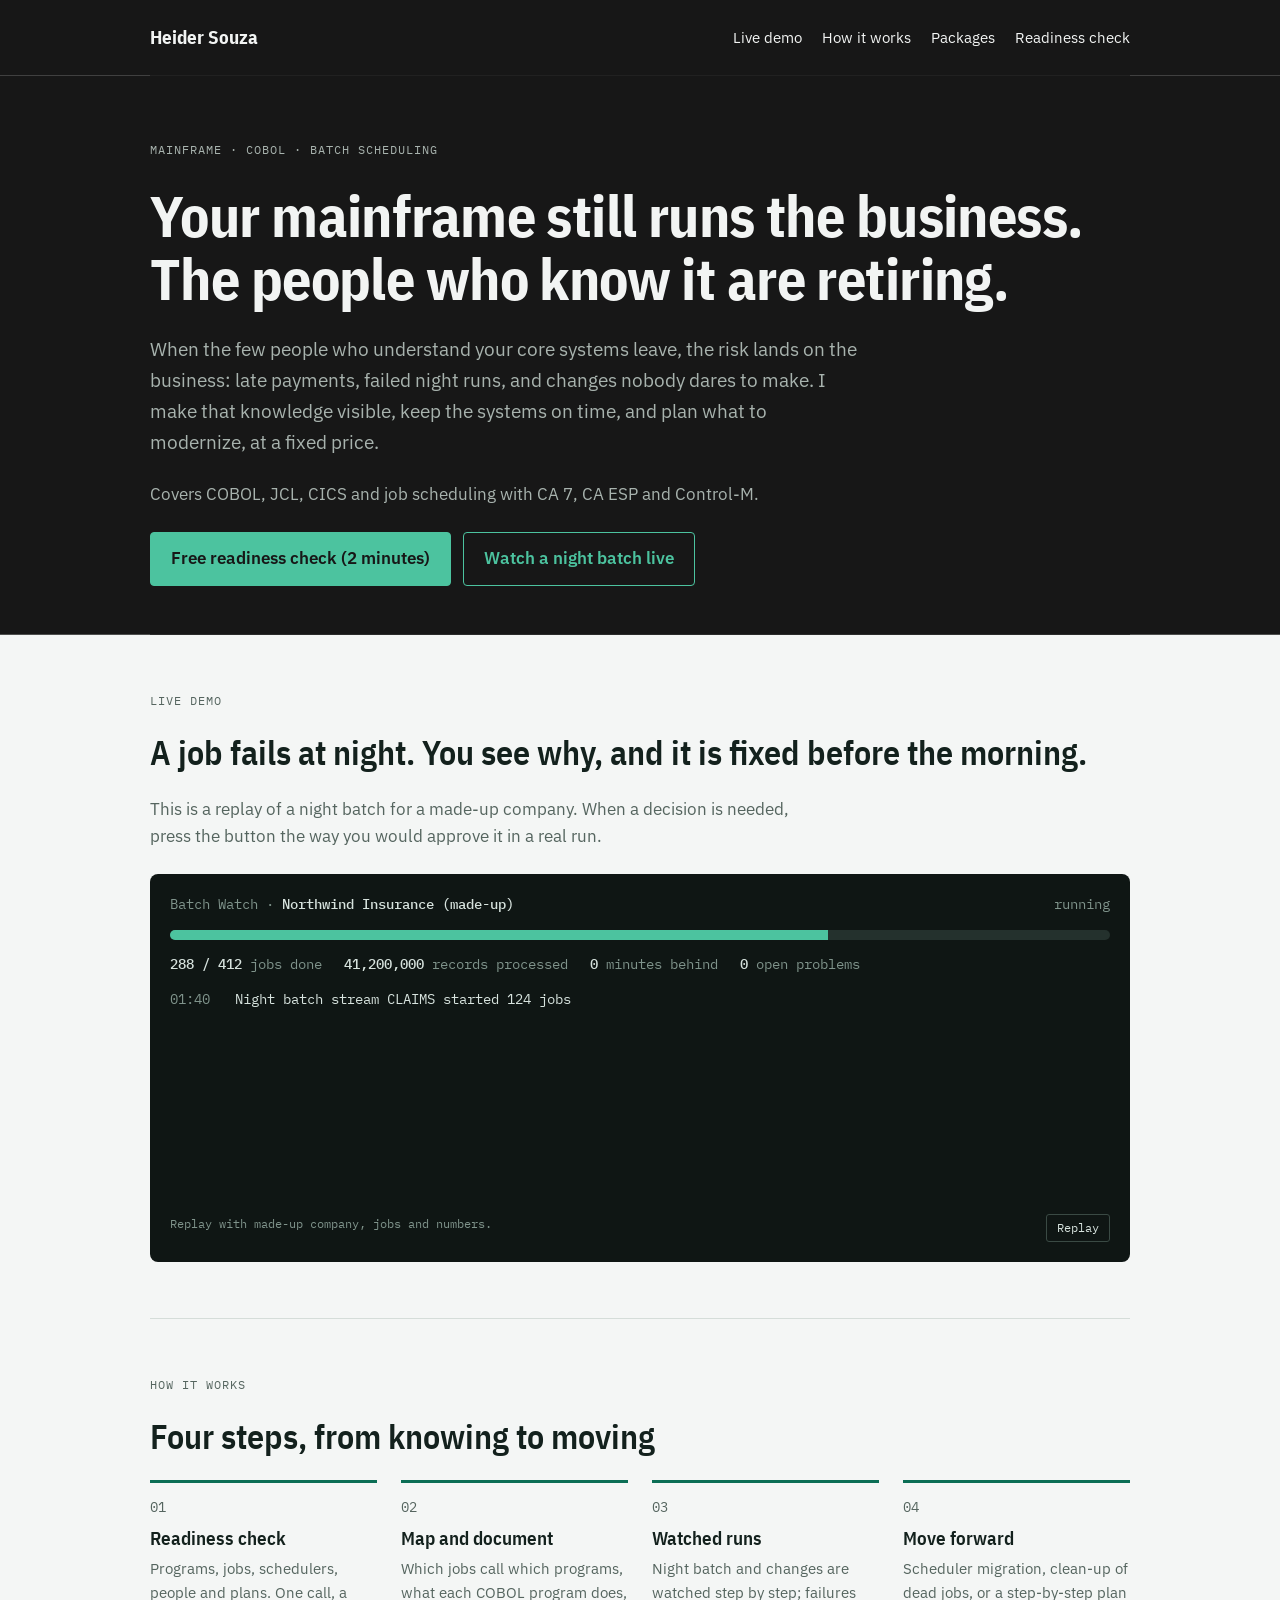
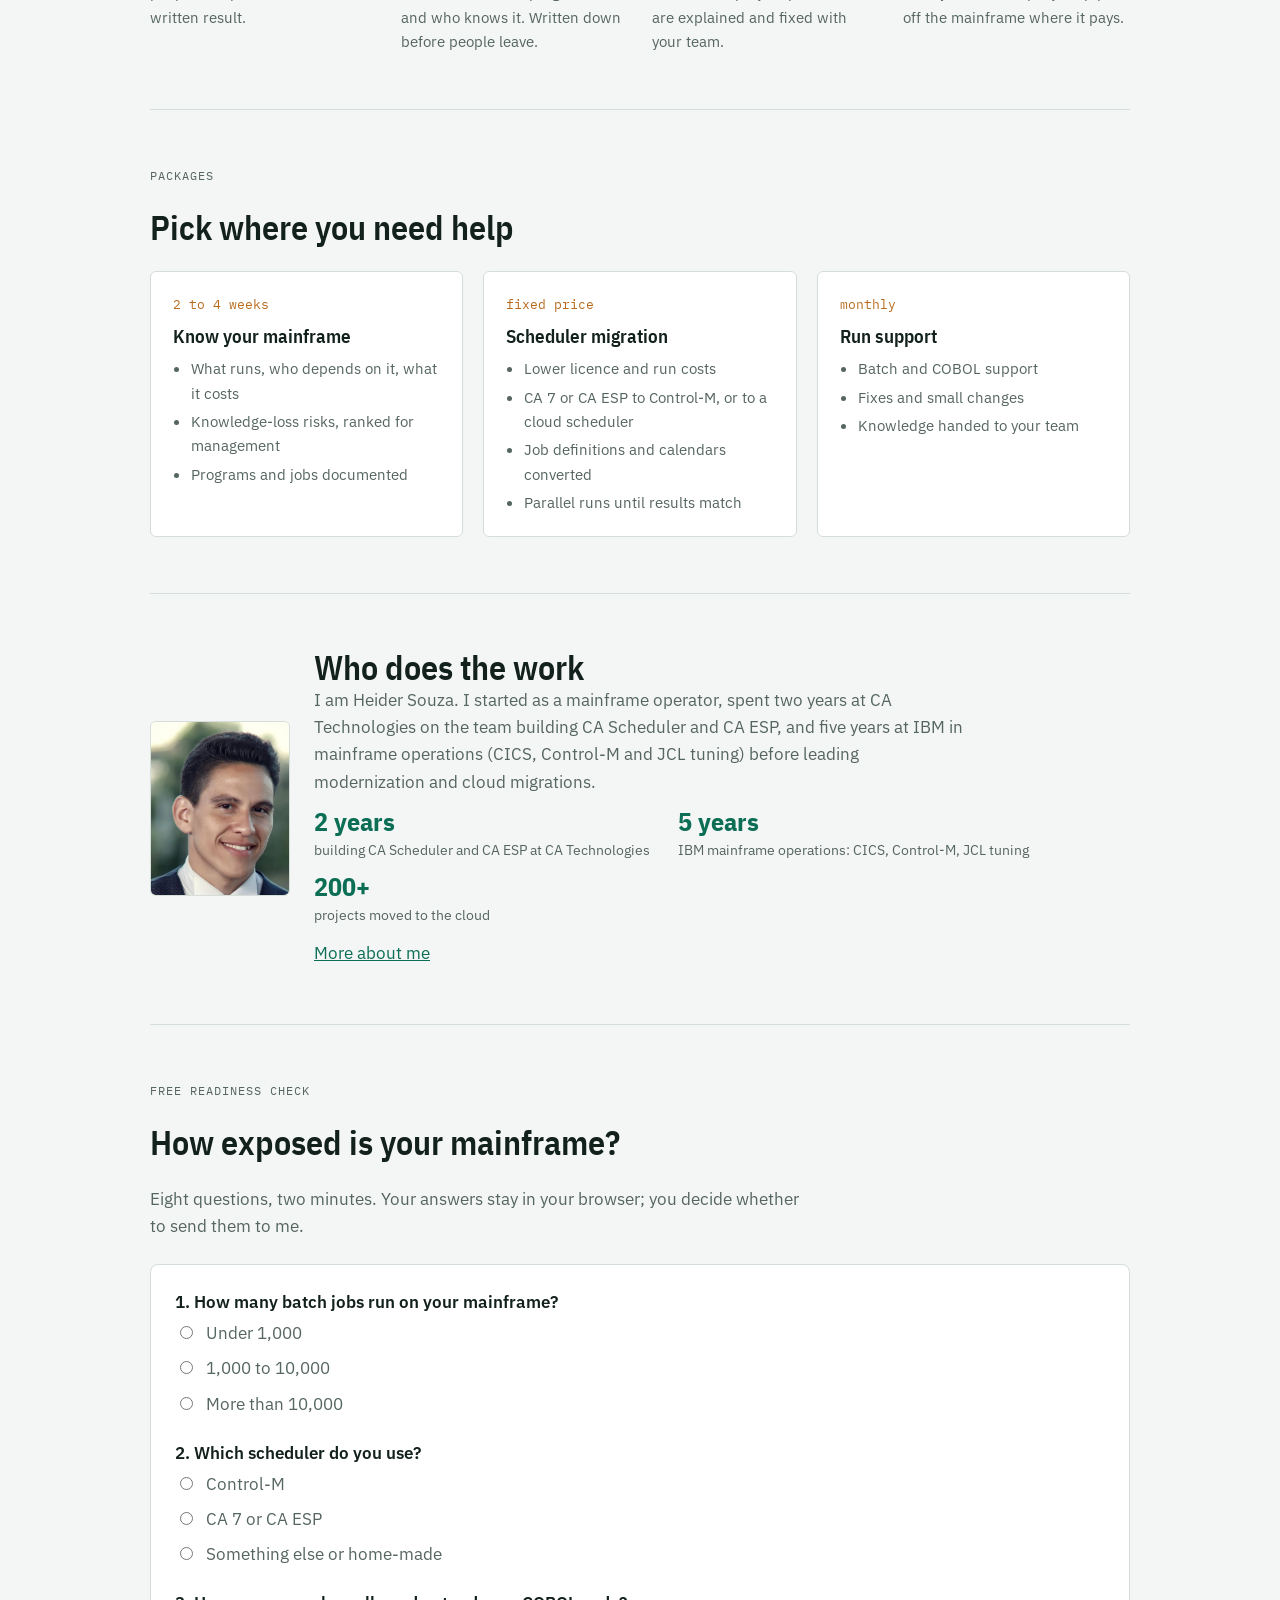
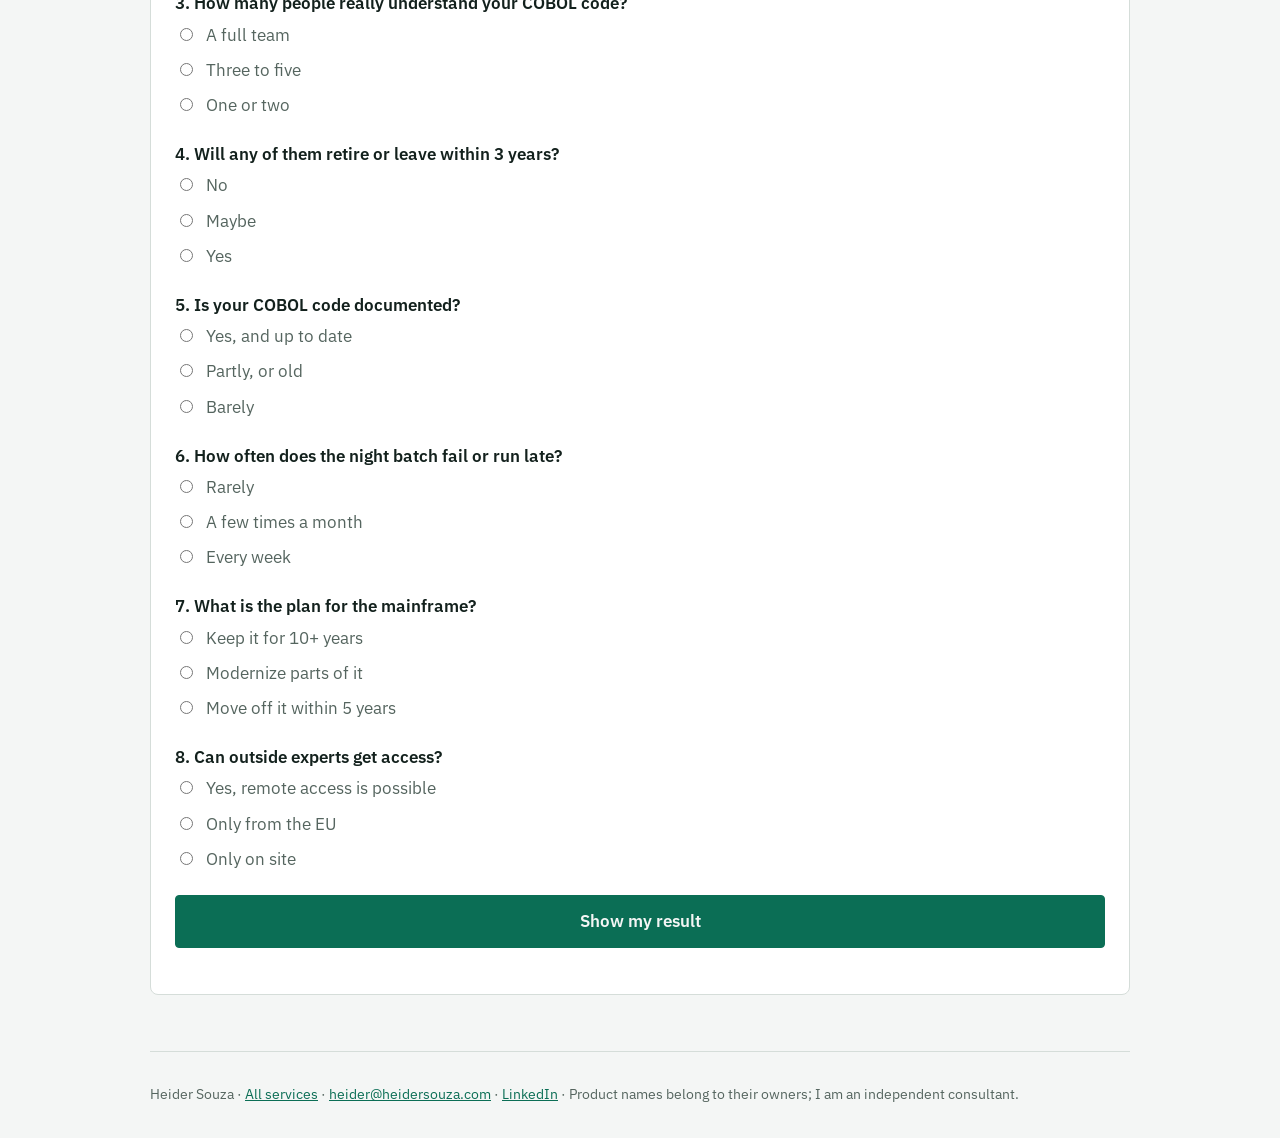
<file: mainframe-modernization/index.html>
<!doctype html>
<html lang="en">
<head>
<meta charset="utf-8">
<meta name="viewport" content="width=device-width, initial-scale=1">
<title>Mainframe modernization | Heider Souza</title>
<meta name="description" content="Keep your mainframe running and move it forward: COBOL support, batch scheduling (CA 7, CA ESP, Control-M) and modernization. Free readiness check.">
<link rel="canonical" href="https://heidersouza.com/mainframe-modernization/">
<meta property="og:title" content="Your COBOL experts are retiring. Keep the knowledge, move the mainframe forward.">
<meta property="og:description" content="COBOL support, batch scheduling (CA 7, CA ESP, Control-M) and modernization, watched live. Free readiness check.">
<meta property="og:type" content="website">
<meta property="og:url" content="https://heidersouza.com/mainframe-modernization/">
<meta property="og:image" content="https://heidersouza.com/og-image.png">
<meta name="twitter:card" content="summary_large_image">
<script type="application/ld+json">
{"@context":"https://schema.org","@type":"Service","name":"Mainframe modernization and COBOL support","serviceType":"Mainframe modernization",
"provider":{"@type":"Person","name":"Heider Souza","url":"https://heidersouza.com/","sameAs":["https://www.linkedin.com/in/heider-souza-65bba239/"]},
"areaServed":["DE","AT","CH","SE","FI","EU","BR","US"],"url":"https://heidersouza.com/mainframe-modernization/"}
</script>
<link rel="icon" href="data:image/svg+xml,%3Csvg xmlns='http://www.w3.org/2000/svg' viewBox='0 0 32 32'%3E%3Crect width='32' height='32' rx='6' fill='%230b6e55'/%3E%3Ctext x='16' y='22' font-family='Arial' font-weight='700' font-size='15' text-anchor='middle' fill='white'%3EHS%3C/text%3E%3C/svg%3E">
<link rel="preconnect" href="https://fonts.googleapis.com">
<link rel="preconnect" href="https://fonts.gstatic.com" crossorigin>
<link rel="stylesheet" href="https://fonts.googleapis.com/css2?family=IBM+Plex+Mono:wght@400;500&family=IBM+Plex+Sans+Condensed:wght@500;600;700&family=IBM+Plex+Sans:wght@400;500;600&display=swap">
<link rel="stylesheet" href="/assets/offer.css">
</head>
<body>
<div class="wrap">
  <header class="top">
    <a class="brand" href="/">Heider Souza</a>
    <nav aria-label="Sections">
      <a href="#demo">Live demo</a>
      <a href="#how">How it works</a>
      <a href="#packages">Packages</a>
      <a href="#check">Readiness check</a>
    </nav>
  </header>

  <section class="hero">
    <span class="label">Mainframe · COBOL · batch scheduling</span>
    <h1>Your mainframe still runs the business. The people who know it are retiring.</h1>
    <p class="lead">When the few people who understand your core systems leave, the risk lands on the business: late payments, failed night runs, and changes nobody dares to make. I make that knowledge visible, keep the systems on time, and plan what to modernize, at a fixed price.</p>
    <p class="muted">Covers COBOL, JCL, CICS and job scheduling with CA&nbsp;7, CA&nbsp;ESP and Control-M.</p>
    <div class="btns">
      <a class="btn primary" href="#check">Free readiness check (2 minutes)</a>
      <a class="btn" href="#demo">Watch a night batch live</a>
    </div>
  </section>

  <section id="demo">
    <span class="label">Live demo</span>
    <h2>A job fails at night. You see why, and it is fixed before the morning.</h2>
    <p class="muted">This is a replay of a night batch for a made-up company. When a decision is needed, press the button the way you would approve it in a real run.</p>
    <div class="watch" id="watch-mf" aria-label="Batch Watch demo"></div>
  </section>

  <section id="how">
    <span class="label">How it works</span>
    <h2>Four steps, from knowing to moving</h2>
    <ol class="steps">
      <li><h3>Readiness check</h3><p>Programs, jobs, schedulers, people and plans. One call, a written result.</p></li>
      <li><h3>Map and document</h3><p>Which jobs call which programs, what each COBOL program does, and who knows it. Written down before people leave.</p></li>
      <li><h3>Watched runs</h3><p>Night batch and changes are watched step by step; failures are explained and fixed with your team.</p></li>
      <li><h3>Move forward</h3><p>Scheduler migration, clean-up of dead jobs, or a step-by-step plan off the mainframe where it pays.</p></li>
    </ol>
  </section>

  <section id="packages">
    <span class="label">Packages</span>
    <h2>Pick where you need help</h2>
    <div class="packages">
      <div class="pkg"><span class="tag">2 to 4 weeks</span><h3>Know your mainframe</h3><ul><li>What runs, who depends on it, what it costs</li><li>Knowledge-loss risks, ranked for management</li><li>Programs and jobs documented</li></ul></div>
      <div class="pkg"><span class="tag">fixed price</span><h3>Scheduler migration</h3><ul><li>Lower licence and run costs</li><li>CA 7 or CA ESP to Control-M, or to a cloud scheduler</li><li>Job definitions and calendars converted</li><li>Parallel runs until results match</li></ul></div>
      <div class="pkg"><span class="tag">monthly</span><h3>Run support</h3><ul><li>Batch and COBOL support</li><li>Fixes and small changes</li><li>Knowledge handed to your team</li></ul></div>
    </div>
  </section>

  <section class="proof">
    <img src="/heider-souza.jpg" width="140" height="175" alt="Heider Souza" loading="lazy">
    <div>
      <h2>Who does the work</h2>
      <p class="muted">I am Heider Souza. I started as a mainframe operator, spent two years at CA Technologies on the team building CA Scheduler and CA ESP, and five years at IBM in mainframe operations (CICS, Control-M and JCL tuning) before leading modernization and cloud migrations.</p>
      <ul class="facts">
        <li><b>2 years</b><span>building CA Scheduler and CA ESP at CA Technologies</span></li>
        <li><b>5 years</b><span>IBM mainframe operations: CICS, Control-M, JCL tuning</span></li>
        <li><b>200+</b><span>projects moved to the cloud</span></li>
      </ul>
      <p class="muted" style="margin-top:12px"><a href="/">More about me</a></p>
    </div>
  </section>

  <section id="check">
    <span class="label">Free readiness check</span>
    <h2>How exposed is your mainframe?</h2>
    <p class="muted">Eight questions, two minutes. Your answers stay in your browser; you decide whether to send them to me.</p>
    <form class="check" id="check-mf"></form>
  </section>

  <footer>Heider Souza · <a href="/">All services</a> · <a href="mailto:heider@heidersouza.com">heider@heidersouza.com</a> · <a href="https://www.linkedin.com/in/heider-souza-65bba239/" target="_blank" rel="noopener">LinkedIn</a> · Product names belong to their owners; I am an independent consultant.</footer>
</div>

<script type="application/json" data-watch-for="watch-mf">
{"title":"Batch Watch","company":"Northwind Insurance (made-up)","note":"Replay with made-up company, jobs and numbers.",
 "totals":{"projects":412},
 "counters":[{"key":"projects","label":"jobs done"},{"key":"records","label":"records processed"},{"key":"late","label":"minutes behind"},{"key":"open","label":"open problems"}],
 "start":{"projects":288,"records":41200000,"late":0,"open":0},
 "stepMs":1100,"autoFixMs":9000,
 "events":[
  {"at":"01:40","text":"Night batch  stream CLAIMS started  124 jobs"},
  {"at":"01:52","text":"CLMEXT01  ended OK  2.1M records","set":{"projects":301,"records":43300000}},
  {"at":"02:05","text":"CLMVAL20  ABEND S0C7  data exception in record 1,284,911","kind":"error","set":{"open":1,"late":6},
   "fix":{"label":"Apply fix","hint":"move bad record to error file, restart from step 3","then":[
     {"at":"02:09","text":"Cause: amount field not numeric (packed decimal) in feed from partner system","kind":"ok"},
     {"at":"02:11","text":"CLMVAL20  restarted from STEP03  bad record reported to owner","kind":"ok","set":{"open":0,"late":11}}]}},
  {"at":"02:30","text":"CLMVAL20  ended OK  1.9M records","set":{"projects":334,"records":45200000,"late":4}},
  {"at":"02:48","text":"PAYCALC1  waiting for dataset PAY.INPUT.DAILY  not created yet","kind":"error","set":{"open":1,"late":9},
   "fix":{"label":"Release with yesterday's calendar","hint":"holiday calendar missing in the scheduler","then":[
     {"at":"02:50","text":"Calendar HOLIDAYS-2027 added  dependency released","kind":"ok","set":{"open":0}}]}},
  {"at":"03:20","text":"PAYCALC1  ended OK","set":{"projects":372,"records":47900000,"late":2}},
  {"at":"04:35","text":"Stream CLAIMS and PAYROLL done  412 of 412 jobs","set":{"projects":412,"records":52600000,"late":0}},
  {"at":"04:36","text":"Online systems up at 05:00 as planned  0 open problems","kind":"ok"}
 ]}
</script>

<script type="application/json" data-check-for="check-mf">
{"button":"Show my result",
 "questions":[
  {"q":"How many batch jobs run on your mainframe?","options":[{"label":"Under 1,000","points":0},{"label":"1,000 to 10,000","points":1},{"label":"More than 10,000","points":2,"flag":"Large batch: an up-to-date job and dependency map is the first thing to have."}]},
  {"q":"Which scheduler do you use?","options":[{"label":"Control-M","points":0},{"label":"CA 7 or CA ESP","points":1,"flag":"CA 7 / CA ESP: check licence costs and plans; a move to Control-M or a cloud scheduler may pay."},{"label":"Something else or home-made","points":2,"flag":"Other or home-made scheduler: knowledge often sits with one or two people."}]},
  {"q":"How many people really understand your COBOL code?","options":[{"label":"A full team","points":0},{"label":"Three to five","points":1},{"label":"One or two","points":3,"flag":"One or two experts: write their knowledge down now."}]},
  {"q":"Will any of them retire or leave within 3 years?","options":[{"label":"No","points":0},{"label":"Maybe","points":1},{"label":"Yes","points":3,"flag":"Retirements ahead: start knowledge transfer before the date, not after."}]},
  {"q":"Is your COBOL code documented?","options":[{"label":"Yes, and up to date","points":0},{"label":"Partly, or old","points":1},{"label":"Barely","points":2,"flag":"Little documentation: map programs and data flows first."}]},
  {"q":"How often does the night batch fail or run late?","options":[{"label":"Rarely","points":0},{"label":"A few times a month","points":1},{"label":"Every week","points":2,"flag":"Frequent failures: look at the top 10 failing jobs first; they usually cause most of the pain."}]},
  {"q":"What is the plan for the mainframe?","options":[{"label":"Keep it for 10+ years","points":0},{"label":"Modernize parts of it","points":1},{"label":"Move off it within 5 years","points":2,"flag":"Moving off: you still need it to run well until the last day."}]},
  {"q":"Can outside experts get access?","options":[{"label":"Yes, remote access is possible","points":0},{"label":"Only from the EU","points":1},{"label":"Only on site","points":2,"flag":"Strict access: plan on-site days and approvals early."}]}
 ],
 "bands":[
  {"min":0,"title":"Stable for now","text":"Your mainframe looks well covered. A short review of the scheduler and documentation keeps it that way."},
  {"min":6,"title":"Knowledge at risk","text":"Things run, but too much depends on a few people and old notes. Map and document before someone leaves."},
  {"min":12,"title":"Act this year","text":"Several risks come together: few experts, little documentation and change ahead. Start with an inventory and knowledge transfer now."}
 ],
 "mailTo":"heider@heidersouza.com","mailSubject":"Mainframe readiness check","mailButton":"Send my result to Heider",
 "mailIntro":"Hello Heider, here is my mainframe readiness check. I would like a free 30-minute call.",
 "after":"Want a second opinion? Send me your result and I will reply within one working day with a time for a free 30-minute call."}
</script>
<script src="/assets/watch.js" defer></script>
<script src="/assets/check.js" defer></script>
</body>
</html>
</file>
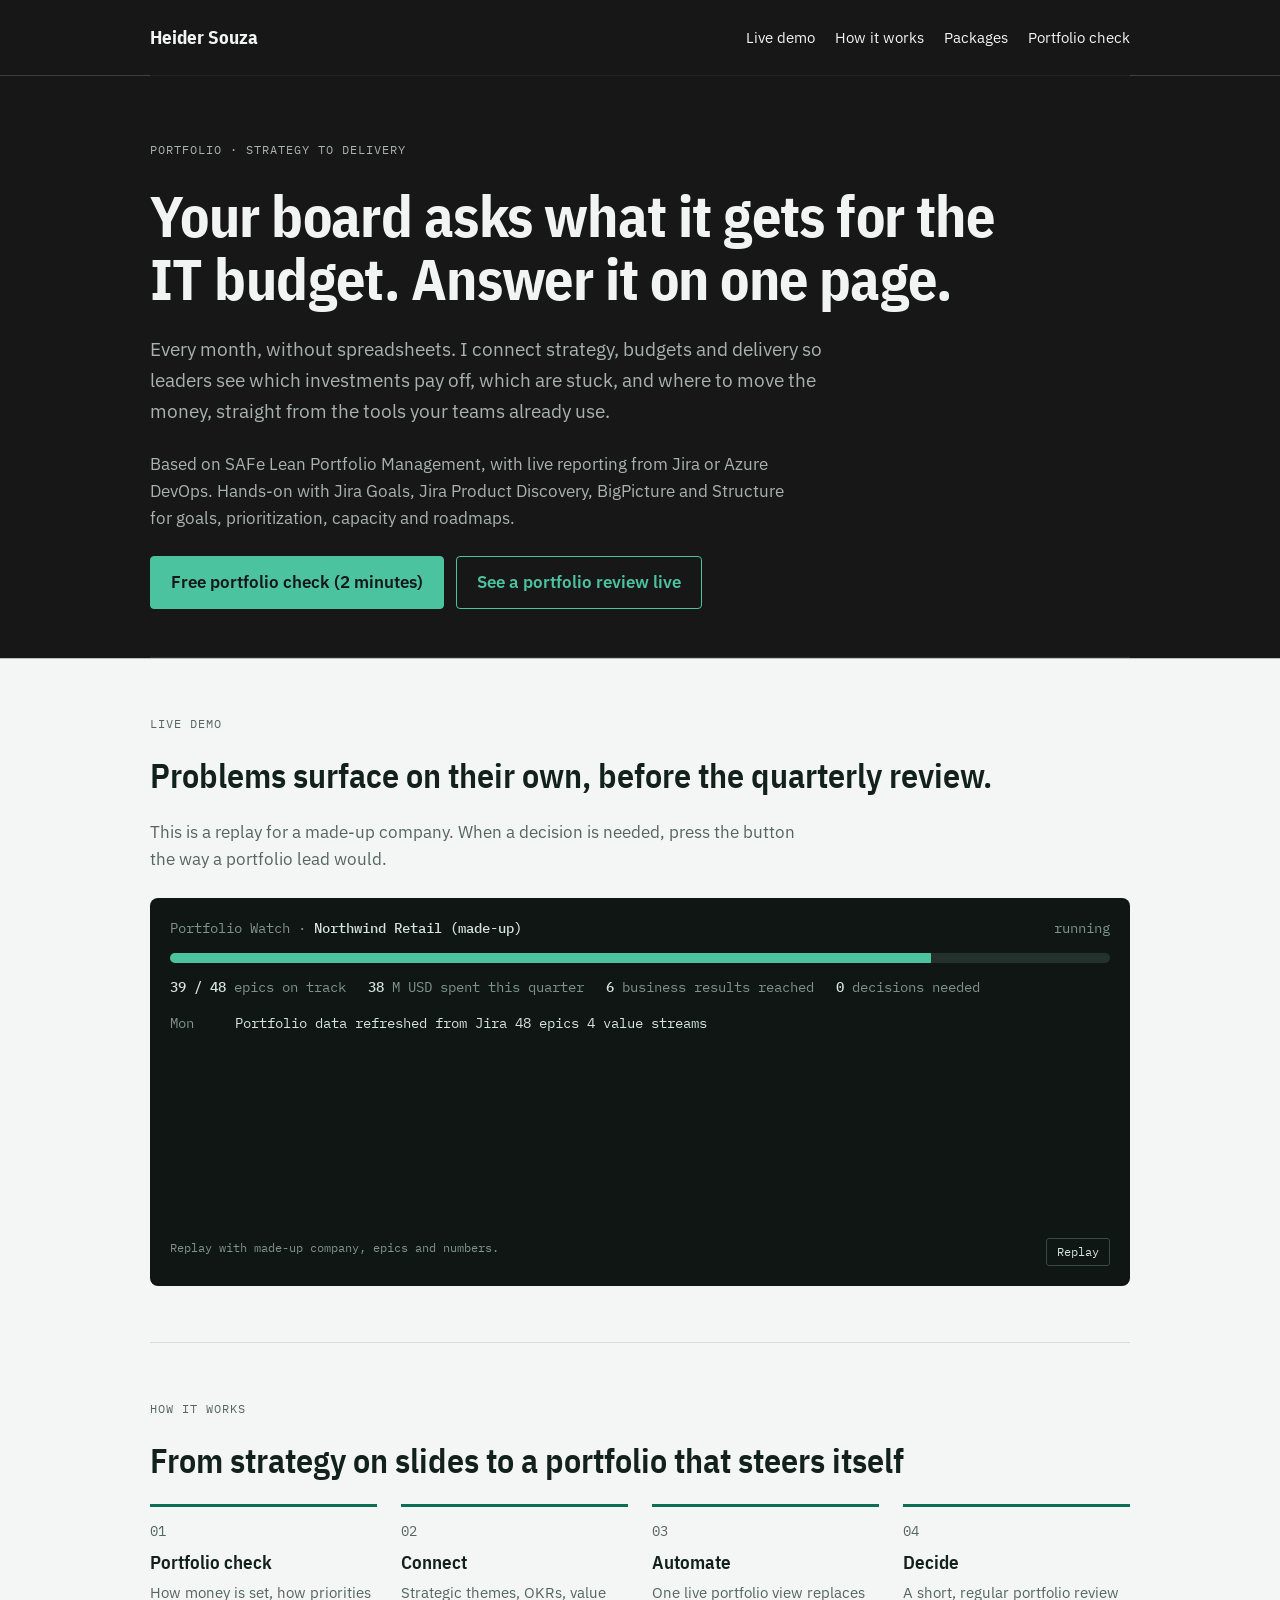
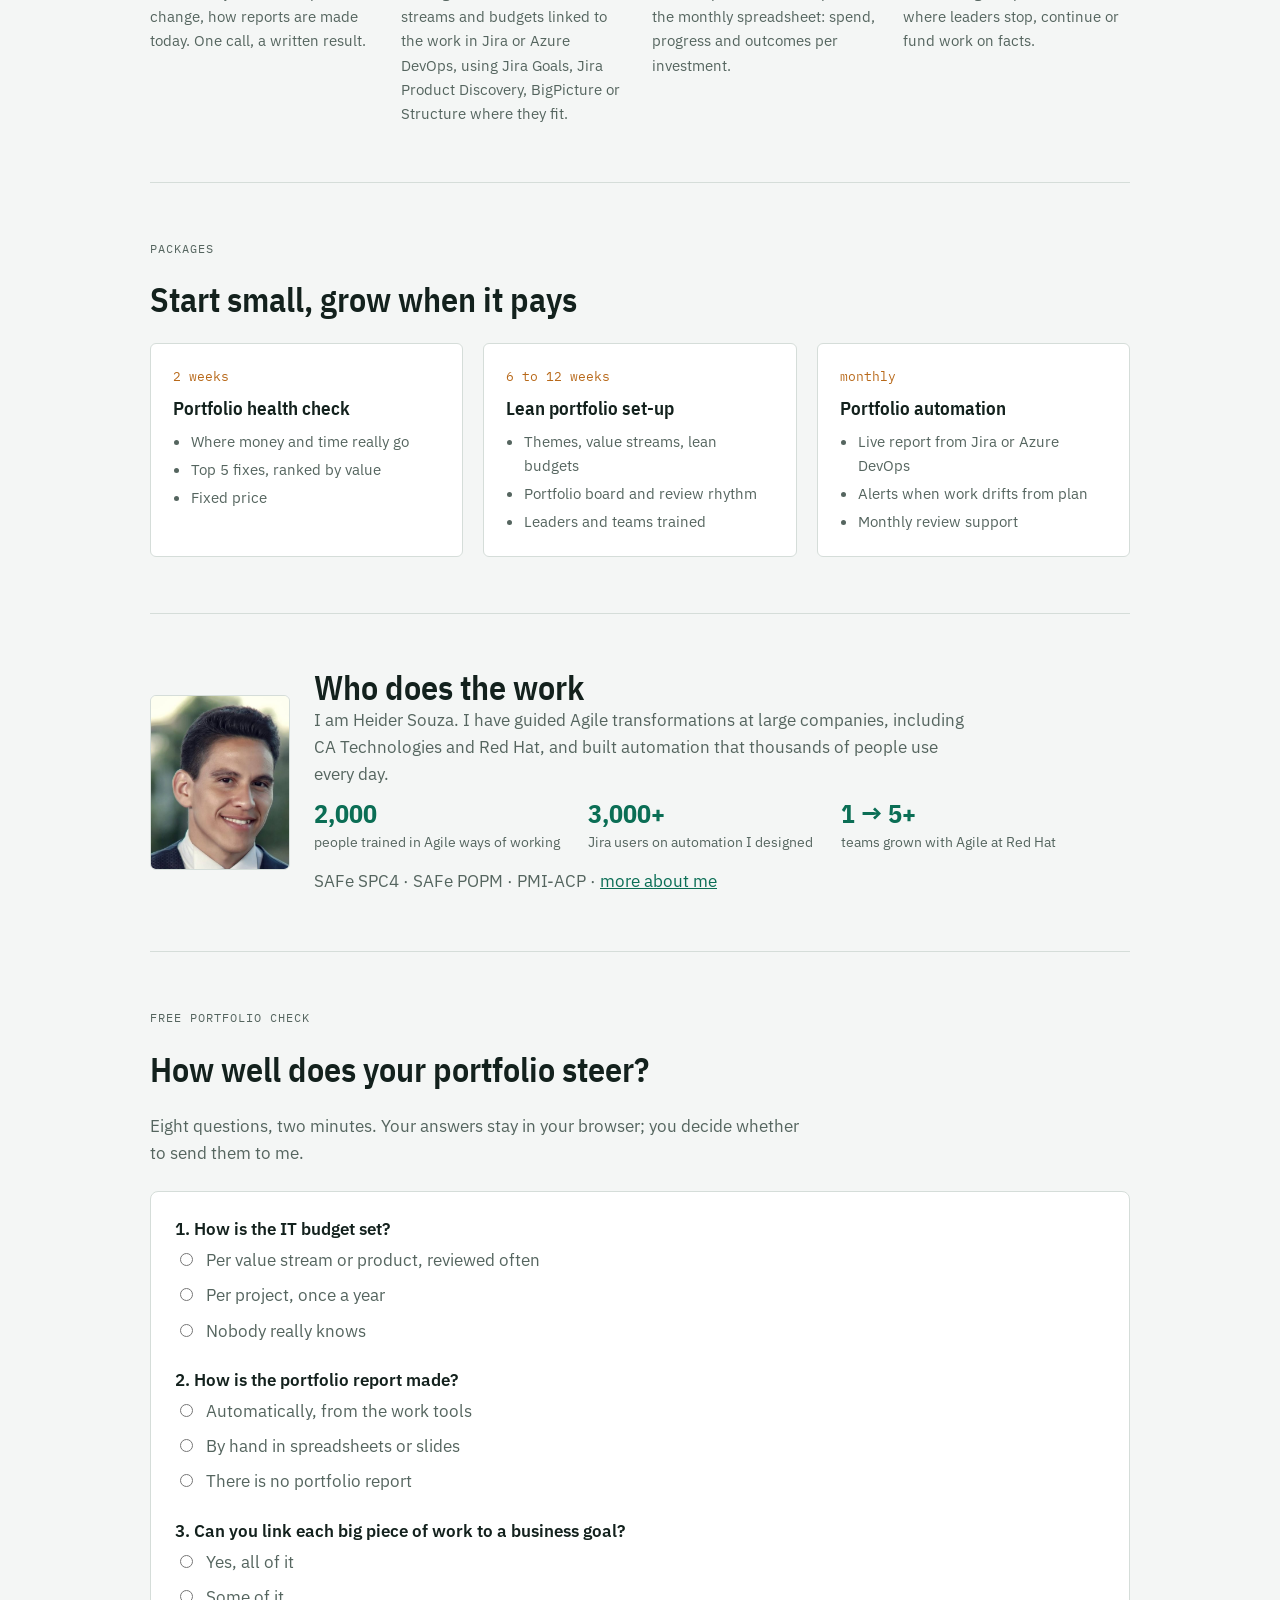
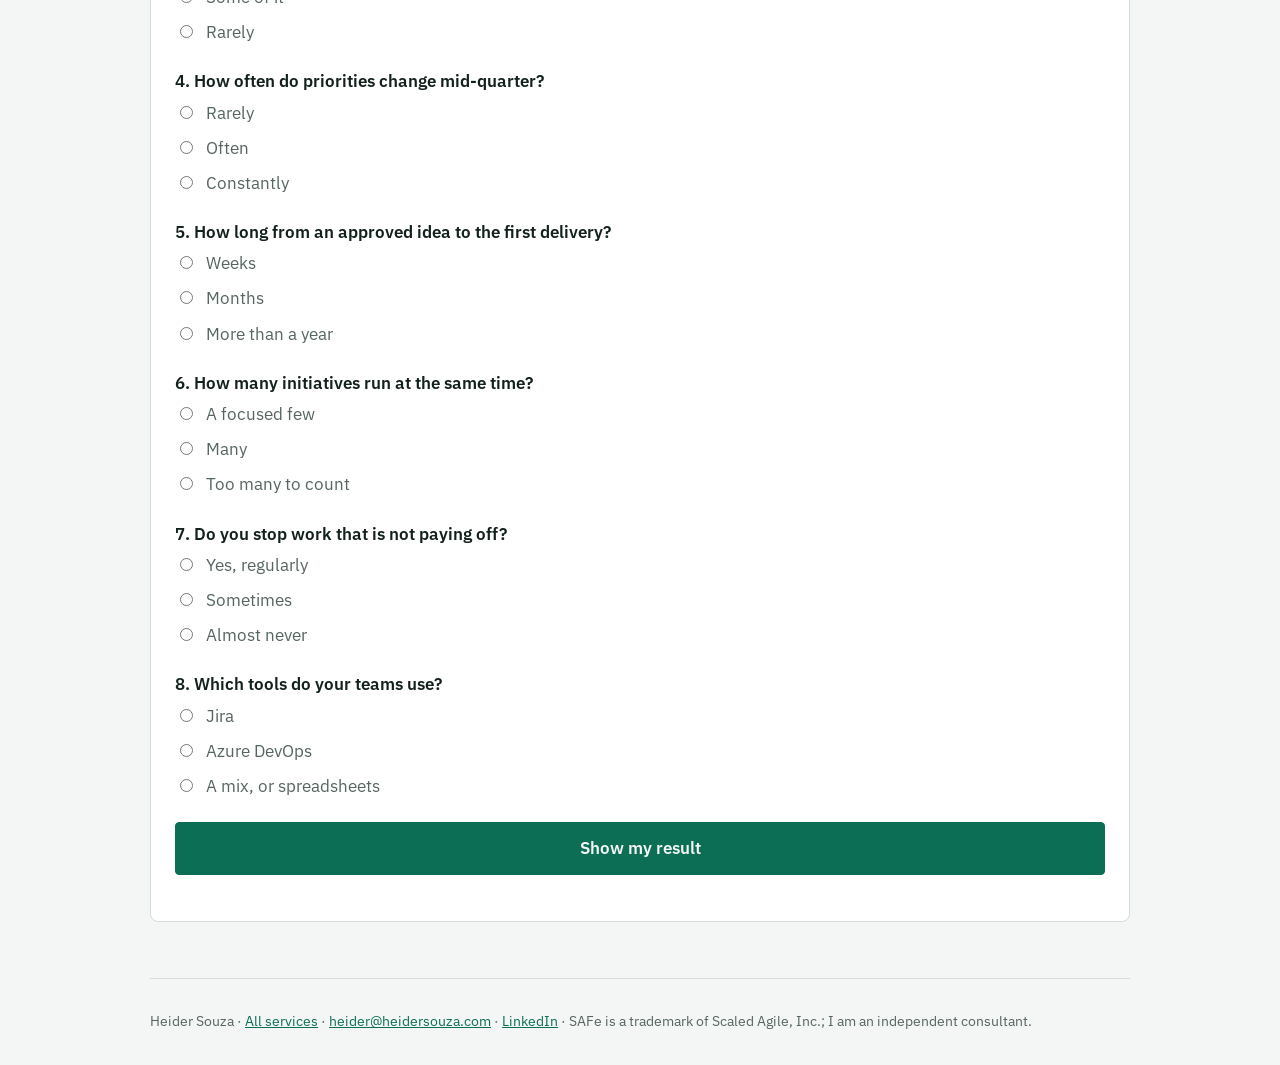
<file: portfolio/index.html>
<!doctype html>
<html lang="en">
<head>
<meta charset="utf-8">
<meta name="viewport" content="width=device-width, initial-scale=1">
<title>Portfolio management | Heider Souza</title>
<meta name="description" content="Show your board what the IT budget delivers, on one page, every month. Lean portfolio management and live reporting from Jira or Azure DevOps.">
<link rel="canonical" href="https://heidersouza.com/portfolio/">
<meta property="og:title" content="What does the board get for the IT budget? Answer it on one page.">
<meta property="og:description" content="Lean portfolio management and live portfolio reporting from Jira or Azure DevOps. Free portfolio check.">
<meta property="og:type" content="website">
<meta property="og:url" content="https://heidersouza.com/portfolio/">
<meta property="og:image" content="https://heidersouza.com/og-image.png">
<meta name="twitter:card" content="summary_large_image">
<script type="application/ld+json">
{"@context":"https://schema.org","@type":"Service","name":"Lean portfolio management and portfolio automation","serviceType":"Portfolio management consulting",
"provider":{"@type":"Person","name":"Heider Souza","url":"https://heidersouza.com/","sameAs":["https://www.linkedin.com/in/heider-souza-65bba239/"]},
"areaServed":["DE","AT","CH","SE","FI","EU"],"url":"https://heidersouza.com/portfolio/"}
</script>
<link rel="icon" href="data:image/svg+xml,%3Csvg xmlns='http://www.w3.org/2000/svg' viewBox='0 0 32 32'%3E%3Crect width='32' height='32' rx='6' fill='%230b6e55'/%3E%3Ctext x='16' y='22' font-family='Arial' font-weight='700' font-size='15' text-anchor='middle' fill='white'%3EHS%3C/text%3E%3C/svg%3E">
<link rel="preconnect" href="https://fonts.googleapis.com">
<link rel="preconnect" href="https://fonts.gstatic.com" crossorigin>
<link rel="stylesheet" href="https://fonts.googleapis.com/css2?family=IBM+Plex+Mono:wght@400;500&family=IBM+Plex+Sans+Condensed:wght@500;600;700&family=IBM+Plex+Sans:wght@400;500;600&display=swap">
<link rel="stylesheet" href="/assets/offer.css">
</head>
<body>
<div class="wrap">
  <header class="top">
    <a class="brand" href="/">Heider Souza</a>
    <nav aria-label="Sections">
      <a href="#demo">Live demo</a>
      <a href="#how">How it works</a>
      <a href="#packages">Packages</a>
      <a href="#check">Portfolio check</a>
    </nav>
  </header>

  <section class="hero">
    <span class="label">Portfolio · strategy to delivery</span>
    <h1>Your board asks what it gets for the IT budget. Answer it on one page.</h1>
    <p class="lead">Every month, without spreadsheets. I connect strategy, budgets and delivery so leaders see which investments pay off, which are stuck, and where to move the money, straight from the tools your teams already use.</p>
    <p class="muted">Based on SAFe Lean Portfolio Management, with live reporting from Jira or Azure DevOps. Hands-on with Jira Goals, Jira Product Discovery, BigPicture and Structure for goals, prioritization, capacity and roadmaps.</p>
    <div class="btns">
      <a class="btn primary" href="#check">Free portfolio check (2 minutes)</a>
      <a class="btn" href="#demo">See a portfolio review live</a>
    </div>
  </section>

  <section id="demo">
    <span class="label">Live demo</span>
    <h2>Problems surface on their own, before the quarterly review.</h2>
    <p class="muted">This is a replay for a made-up company. When a decision is needed, press the button the way a portfolio lead would.</p>
    <div class="watch" id="watch-pf" aria-label="Portfolio Watch demo"></div>
  </section>

  <section id="how">
    <span class="label">How it works</span>
    <h2>From strategy on slides to a portfolio that steers itself</h2>
    <ol class="steps">
      <li><h3>Portfolio check</h3><p>How money is set, how priorities change, how reports are made today. One call, a written result.</p></li>
      <li><h3>Connect</h3><p>Strategic themes, OKRs, value streams and budgets linked to the work in Jira or Azure DevOps, using Jira Goals, Jira Product Discovery, BigPicture or Structure where they fit.</p></li>
      <li><h3>Automate</h3><p>One live portfolio view replaces the monthly spreadsheet: spend, progress and outcomes per investment.</p></li>
      <li><h3>Decide</h3><p>A short, regular portfolio review where leaders stop, continue or fund work on facts.</p></li>
    </ol>
  </section>

  <section id="packages">
    <span class="label">Packages</span>
    <h2>Start small, grow when it pays</h2>
    <div class="packages">
      <div class="pkg"><span class="tag">2 weeks</span><h3>Portfolio health check</h3><ul><li>Where money and time really go</li><li>Top 5 fixes, ranked by value</li><li>Fixed price</li></ul></div>
      <div class="pkg"><span class="tag">6 to 12 weeks</span><h3>Lean portfolio set-up</h3><ul><li>Themes, value streams, lean budgets</li><li>Portfolio board and review rhythm</li><li>Leaders and teams trained</li></ul></div>
      <div class="pkg"><span class="tag">monthly</span><h3>Portfolio automation</h3><ul><li>Live report from Jira or Azure DevOps</li><li>Alerts when work drifts from plan</li><li>Monthly review support</li></ul></div>
    </div>
  </section>

  <section class="proof">
    <img src="/heider-souza.jpg" width="140" height="175" alt="Heider Souza" loading="lazy">
    <div>
      <h2>Who does the work</h2>
      <p class="muted">I am Heider Souza. I have guided Agile transformations at large companies, including CA Technologies and Red Hat, and built automation that thousands of people use every day.</p>
      <ul class="facts">
        <li><b>2,000</b><span>people trained in Agile ways of working</span></li>
        <li><b>3,000+</b><span>Jira users on automation I designed</span></li>
        <li><b>1 → 5+</b><span>teams grown with Agile at Red Hat</span></li>
      </ul>
      <p class="muted" style="margin-top:12px">SAFe SPC4 · SAFe POPM · PMI-ACP · <a href="/">more about me</a></p>
    </div>
  </section>

  <section id="check">
    <span class="label">Free portfolio check</span>
    <h2>How well does your portfolio steer?</h2>
    <p class="muted">Eight questions, two minutes. Your answers stay in your browser; you decide whether to send them to me.</p>
    <form class="check" id="check-pf"></form>
  </section>

  <footer>Heider Souza · <a href="/">All services</a> · <a href="mailto:heider@heidersouza.com">heider@heidersouza.com</a> · <a href="https://www.linkedin.com/in/heider-souza-65bba239/" target="_blank" rel="noopener">LinkedIn</a> · SAFe is a trademark of Scaled Agile, Inc.; I am an independent consultant.</footer>
</div>

<script type="application/json" data-watch-for="watch-pf">
{"title":"Portfolio Watch","company":"Northwind Retail (made-up)","note":"Replay with made-up company, epics and numbers.",
 "totals":{"projects":48},
 "counters":[{"key":"projects","label":"epics on track"},{"key":"spent","label":"M USD spent this quarter"},{"key":"done","label":"business results reached"},{"key":"open","label":"decisions needed"}],
 "start":{"projects":39,"spent":38,"done":6,"open":0},
 "stepMs":1300,"autoFixMs":9000,
 "events":[
  {"at":"Mon","text":"Portfolio data refreshed from Jira  48 epics  4 value streams"},
  {"at":"Mon","text":"Online shop  checkout redesign  result reached: conversion +3%","kind":"ok","set":{"done":7}},
  {"at":"Tue","text":"Epic CRM-Renewal  40% over budget  no business result linked","kind":"error","set":{"open":1,"projects":38},
   "fix":{"label":"Send to portfolio review","hint":"owner must show the expected result or stop","then":[
     {"at":"Tue","text":"CRM-Renewal on Thursday's review  spending paused at 4.2M USD","kind":"ok","set":{"open":0}}]}},
  {"at":"Wed","text":"Supply chain  3 epics waiting on the same team for 6 weeks","kind":"error","set":{"open":1,"projects":35},
   "fix":{"label":"Move 2 epics to next quarter","hint":"free the team for the highest-value epic","then":[
     {"at":"Wed","text":"Team focused on Warehouse-Scan  2 epics moved to Q2","kind":"ok","set":{"open":0,"projects":37}}]}},
  {"at":"Thu","text":"Portfolio review  45 minutes  4 decisions taken","set":{"spent":41}},
  {"at":"Fri","text":"Board report generated  1 page  no spreadsheet","kind":"ok","set":{"projects":44,"done":8}}
 ]}
</script>

<script type="application/json" data-check-for="check-pf">
{"button":"Show my result",
 "questions":[
  {"q":"How is the IT budget set?","options":[{"label":"Per value stream or product, reviewed often","points":0},{"label":"Per project, once a year","points":2,"flag":"Yearly project budgets: money is locked in long before you know what works."},{"label":"Nobody really knows","points":3,"flag":"Unclear budgets: start by mapping where money actually goes."}]},
  {"q":"How is the portfolio report made?","options":[{"label":"Automatically, from the work tools","points":0},{"label":"By hand in spreadsheets or slides","points":2,"flag":"Manual reports: days of work each month, and already old when read."},{"label":"There is no portfolio report","points":3,"flag":"No report: leaders decide without a shared picture."}]},
  {"q":"Can you link each big piece of work to a business goal?","options":[{"label":"Yes, all of it","points":0},{"label":"Some of it","points":1},{"label":"Rarely","points":3,"flag":"Work not linked to goals: you cannot tell what pays off."}]},
  {"q":"How often do priorities change mid-quarter?","options":[{"label":"Rarely","points":0},{"label":"Often","points":1},{"label":"Constantly","points":2,"flag":"Constant re-prioritising: teams start a lot and finish little."}]},
  {"q":"How long from an approved idea to the first delivery?","options":[{"label":"Weeks","points":0},{"label":"Months","points":1},{"label":"More than a year","points":3,"flag":"Long lead times: look for queues between approval and start."}]},
  {"q":"How many initiatives run at the same time?","options":[{"label":"A focused few","points":0},{"label":"Many","points":1},{"label":"Too many to count","points":2,"flag":"Too much at once: limiting work in progress is usually the fastest win."}]},
  {"q":"Do you stop work that is not paying off?","options":[{"label":"Yes, regularly","points":0},{"label":"Sometimes","points":1},{"label":"Almost never","points":2,"flag":"Nothing gets stopped: money keeps flowing to work that no longer matters."}]},
  {"q":"Which tools do your teams use?","options":[{"label":"Jira","points":0},{"label":"Azure DevOps","points":0},{"label":"A mix, or spreadsheets","points":1,"flag":"Mixed tools: the portfolio view must combine them first."}]}
 ],
 "bands":[
  {"min":0,"title":"Steering well","text":"Your portfolio already connects money and results. Automation can save the remaining manual work."},
  {"min":6,"title":"Flying partly blind","text":"Leaders get a picture, but late and by hand. Connecting budgets, goals and work would pay back quickly."},
  {"min":12,"title":"Money without a map","text":"It is hard to say what the budget delivers. A short health check shows where to start and what to stop."}
 ],
 "mailTo":"heider@heidersouza.com","mailSubject":"Portfolio check","mailButton":"Send my result to Heider",
 "mailIntro":"Hello Heider, here is my portfolio check. I would like a free 30-minute call.",
 "after":"Want a second opinion? Send me your result and I will reply within one working day with a time for a free 30-minute call."}
</script>
<script src="/assets/watch.js" defer></script>
<script src="/assets/check.js" defer></script>
</body>
</html>
</file>
<file: assets/offer.css>
/* Shared look for every offer page (one offer = one folder with an index.html). Same tokens as the home page. */
:root {
  --bg: #f4f6f5; --surface: #ffffff; --ink: #13211d; --muted: #55655f; --line: #d5ddd9;
  --accent: #0b6e55; --accent-soft: #e2f0eb; --signal: #b8691a; --bad: #b3261e; --good: #0b6e55;
  --console: #0f1614; --console-ink: #d7e3de; --console-muted: #7f938b;
  --display: "IBM Plex Sans Condensed", "Arial Narrow", system-ui, sans-serif;
  --body: "IBM Plex Sans", system-ui, -apple-system, "Segoe UI", sans-serif;
  --mono: "IBM Plex Mono", ui-monospace, "Cascadia Mono", Consolas, monospace;
}
@media (prefers-color-scheme: dark) {
  :root:not([data-theme="light"]) {
    --bg: #0f1614; --surface: #16201d; --ink: #e6eeeb; --muted: #9db0a9; --line: #2a3833;
    --accent: #4cc39f; --accent-soft: #173029; --signal: #e3a35c; --bad: #f2867d; --good: #4cc39f;
    --console: #0a100e; color-scheme: dark;
  }
}
:root[data-theme="dark"] {
  --bg: #0f1614; --surface: #16201d; --ink: #e6eeeb; --muted: #9db0a9; --line: #2a3833;
  --accent: #4cc39f; --accent-soft: #173029; --signal: #e3a35c; --bad: #f2867d; --good: #4cc39f;
  --console: #0a100e; color-scheme: dark;
}
* { box-sizing: border-box; }
html { scroll-behavior: smooth; }
body {
  margin: 0; background: var(--bg); color: var(--ink); font-family: var(--body); font-size: 17px; line-height: 1.6;
  padding-left: max(16px, env(safe-area-inset-left, 0px)); padding-right: max(16px, env(safe-area-inset-right, 0px));
}
.wrap { max-width: 980px; margin: 0 auto; }
h1, h2, h3 { font-family: var(--display); line-height: 1.1; text-wrap: balance; margin: 0; }
h1 { font-size: clamp(2.2rem, 5.5vw, 3.6rem); font-weight: 700; letter-spacing: -0.01em; }
h2 { font-size: clamp(1.5rem, 3.2vw, 2.1rem); font-weight: 600; }
h3 { font-size: 1.2rem; font-weight: 600; }
p { margin: 0; max-width: 65ch; }
a { color: var(--accent); }
a:focus-visible, button:focus-visible, input:focus-visible { outline: 2px solid var(--accent); outline-offset: 3px; }
.label { font-family: var(--mono); font-size: 0.78rem; letter-spacing: 0.08em; text-transform: uppercase; color: var(--muted); }
header.top { display: flex; justify-content: space-between; align-items: center; gap: 16px; padding-block: 22px; border-bottom: 1px solid var(--line); flex-wrap: wrap; }
.brand { font-family: var(--display); font-weight: 700; font-size: 1.2rem; color: var(--ink); text-decoration: none; }
nav { display: flex; gap: 20px; flex-wrap: wrap; font-size: 0.95rem; }
nav a { color: var(--ink); text-decoration: none; }
section { padding-block: 56px; border-bottom: 1px solid var(--line); display: grid; gap: 24px; }
.hero { padding-block: 64px 48px; }
.lead { font-size: 1.2rem; color: var(--muted); }
.deadline { font-family: var(--mono); color: var(--signal); font-weight: 500; }
.btns { display: flex; gap: 12px; flex-wrap: wrap; }
.btn { display: inline-block; padding: 12px 20px; border-radius: 4px; font: inherit; font-weight: 600; text-decoration: none; border: 1px solid var(--accent); cursor: pointer; background: transparent; color: var(--accent); }
.btn.primary { background: var(--accent); color: var(--bg); }
.muted { color: var(--muted); }
.steps { display: grid; grid-template-columns: repeat(4, minmax(0, 1fr)); gap: 24px; counter-reset: s; padding: 0; margin: 0; list-style: none; }
.steps li { border-top: 3px solid var(--accent); padding-top: 14px; display: grid; gap: 8px; align-content: start; }
.steps li::before { counter-increment: s; content: "0" counter(s); font-family: var(--mono); color: var(--muted); font-size: 0.85rem; }
.steps p { color: var(--muted); font-size: 0.95rem; }
.packages { display: grid; grid-template-columns: repeat(3, minmax(0, 1fr)); gap: 20px; }
.pkg { background: var(--surface); border: 1px solid var(--line); border-radius: 6px; padding: 22px; display: grid; gap: 10px; align-content: start; }
.pkg ul { margin: 0; padding-left: 18px; color: var(--muted); font-size: 0.95rem; display: grid; gap: 4px; }
.pkg .tag { font-family: var(--mono); font-size: 0.82rem; color: var(--signal); }
.proof { display: grid; grid-template-columns: 140px minmax(0, 1fr); gap: 24px; align-items: center; }
.proof img { width: 140px; height: 175px; object-fit: cover; border-radius: 6px; border: 1px solid var(--line); }
.facts { display: flex; flex-wrap: wrap; gap: 10px 28px; margin: 12px 0 0; padding: 0; list-style: none; }
.facts b { font-family: var(--display); font-size: 1.6rem; color: var(--accent); display: block; line-height: 1.1; }
.facts span { font-size: 0.9rem; color: var(--muted); }
footer { padding-block: 32px; color: var(--muted); font-size: 0.85rem; }

/* Live console (assets/watch.js) */
.watch { background: var(--console); color: var(--console-ink); border-radius: 8px; padding: 20px; display: grid; gap: 14px; font-family: var(--mono); font-size: 0.85rem; min-width: 0; }
.watch-head { display: flex; justify-content: space-between; gap: 12px; flex-wrap: wrap; color: var(--console-muted); }
.watch-head b { color: var(--console-ink); font-weight: 500; }
.bar { height: 10px; border-radius: 5px; background: #24312d; overflow: hidden; }
.bar i { display: block; height: 100%; width: 0; background: #4cc39f; transition: width 0.6s ease; }
.counts { display: flex; flex-wrap: wrap; gap: 6px 22px; color: var(--console-muted); }
.counts b { color: var(--console-ink); font-weight: 500; font-variant-numeric: tabular-nums; }
.feed { list-style: none; margin: 0; padding: 0; display: grid; align-content: start; gap: 4px; height: 15.5em; overflow-y: auto; overflow-wrap: anywhere; }
.feed li { display: grid; grid-template-columns: 4.2em minmax(0, 1fr); gap: 8px; }
.feed time { color: var(--console-muted); }
.feed .error { color: #f2867d; }
.feed .ok { color: #4cc39f; }
.feed .fixbox { display: flex; flex-wrap: wrap; gap: 8px; align-items: center; margin-top: 4px; }
.feed button { font: inherit; font-size: 0.82rem; color: var(--console); background: #e3a35c; border: 0; border-radius: 3px; padding: 4px 10px; cursor: pointer; }
.feed button[disabled] { opacity: 0.5; cursor: default; }
.watch-foot { display: flex; justify-content: space-between; gap: 12px; flex-wrap: wrap; color: var(--console-muted); font-size: 0.78rem; }
.watch-foot button { font: inherit; color: var(--console-ink); background: transparent; border: 1px solid #3a4a44; border-radius: 3px; padding: 3px 10px; cursor: pointer; }

/* Readiness check (assets/check.js) */
.check { background: var(--surface); border: 1px solid var(--line); border-radius: 8px; padding: 24px; display: grid; gap: 22px; }
.check fieldset { border: 0; padding: 0; margin: 0; display: grid; gap: 8px; }
.check legend { font-weight: 600; padding: 0; margin-bottom: 4px; }
.check label { display: flex; gap: 10px; align-items: baseline; color: var(--muted); cursor: pointer; }
.check label:has(input:checked) { color: var(--ink); }
.result { border-left: 4px solid var(--accent); padding: 4px 0 4px 16px; display: grid; gap: 10px; }
.result[data-band="2"] { border-color: var(--signal); }
.result[data-band="3"] { border-color: var(--bad); }
.result ul { margin: 0; padding-left: 18px; color: var(--muted); }

@media (max-width: 760px) {
  .steps { grid-template-columns: repeat(2, minmax(0, 1fr)); }
  .packages { grid-template-columns: minmax(0, 1fr); }
  .proof { grid-template-columns: minmax(0, 1fr); }
  section { padding-block: 44px; }
}
@media (prefers-reduced-motion: reduce) { html { scroll-behavior: auto; } .bar i { transition: none; } }

/* Black band (#171717): header and hero on every offer page, full width, with the green as main colour and amber as highlight. */
header.top, .hero, .band {
  --bg: #171717; --surface: #1f1f1f; --ink: #f2f4f3; --muted: #a8b3ae; --line: #2e2e2e;
  --accent: #4cc39f; --accent-soft: #1d2a25; --signal: #e3a35c; --good: #4cc39f; --bad: #f2867d;
  background: #171717; color: var(--ink);
  box-shadow: 0 0 0 100vmax #171717; clip-path: inset(0 -100vmax);
}
header.top { border-bottom-color: transparent; }
</file>
